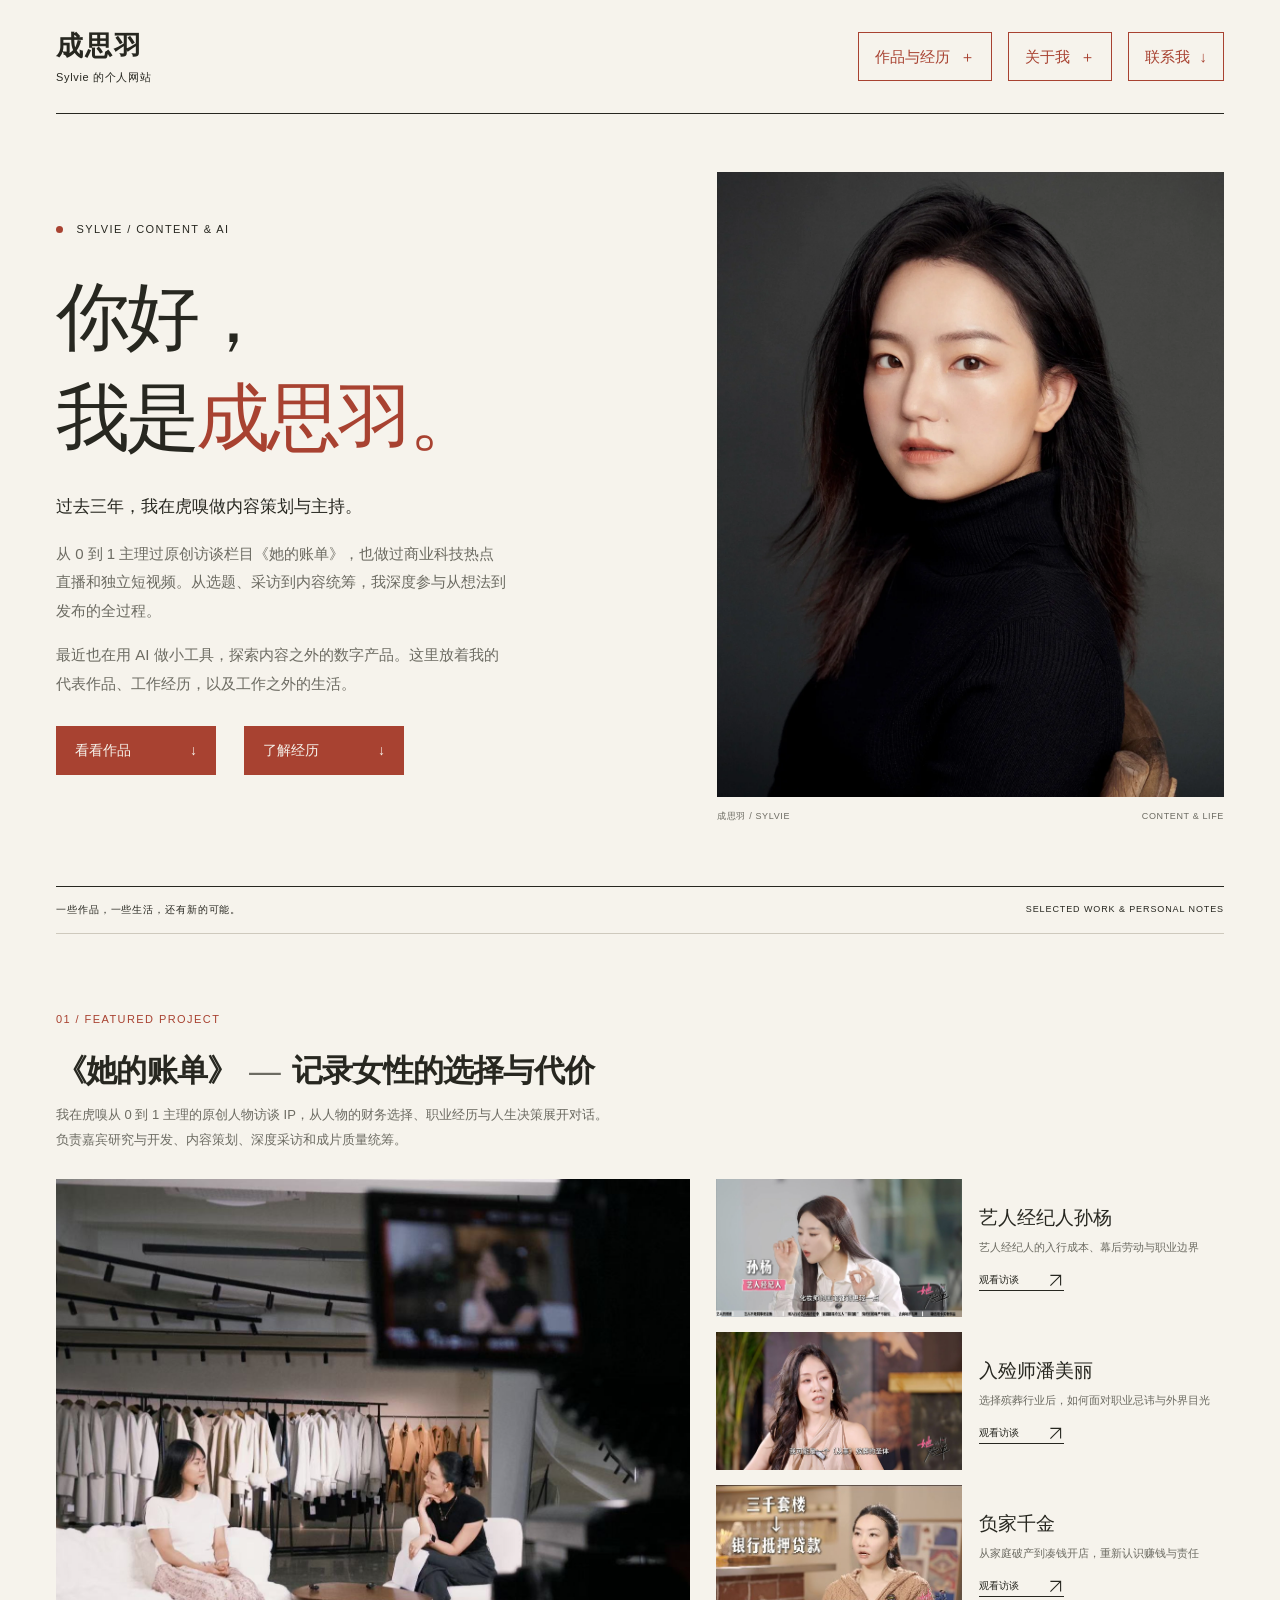
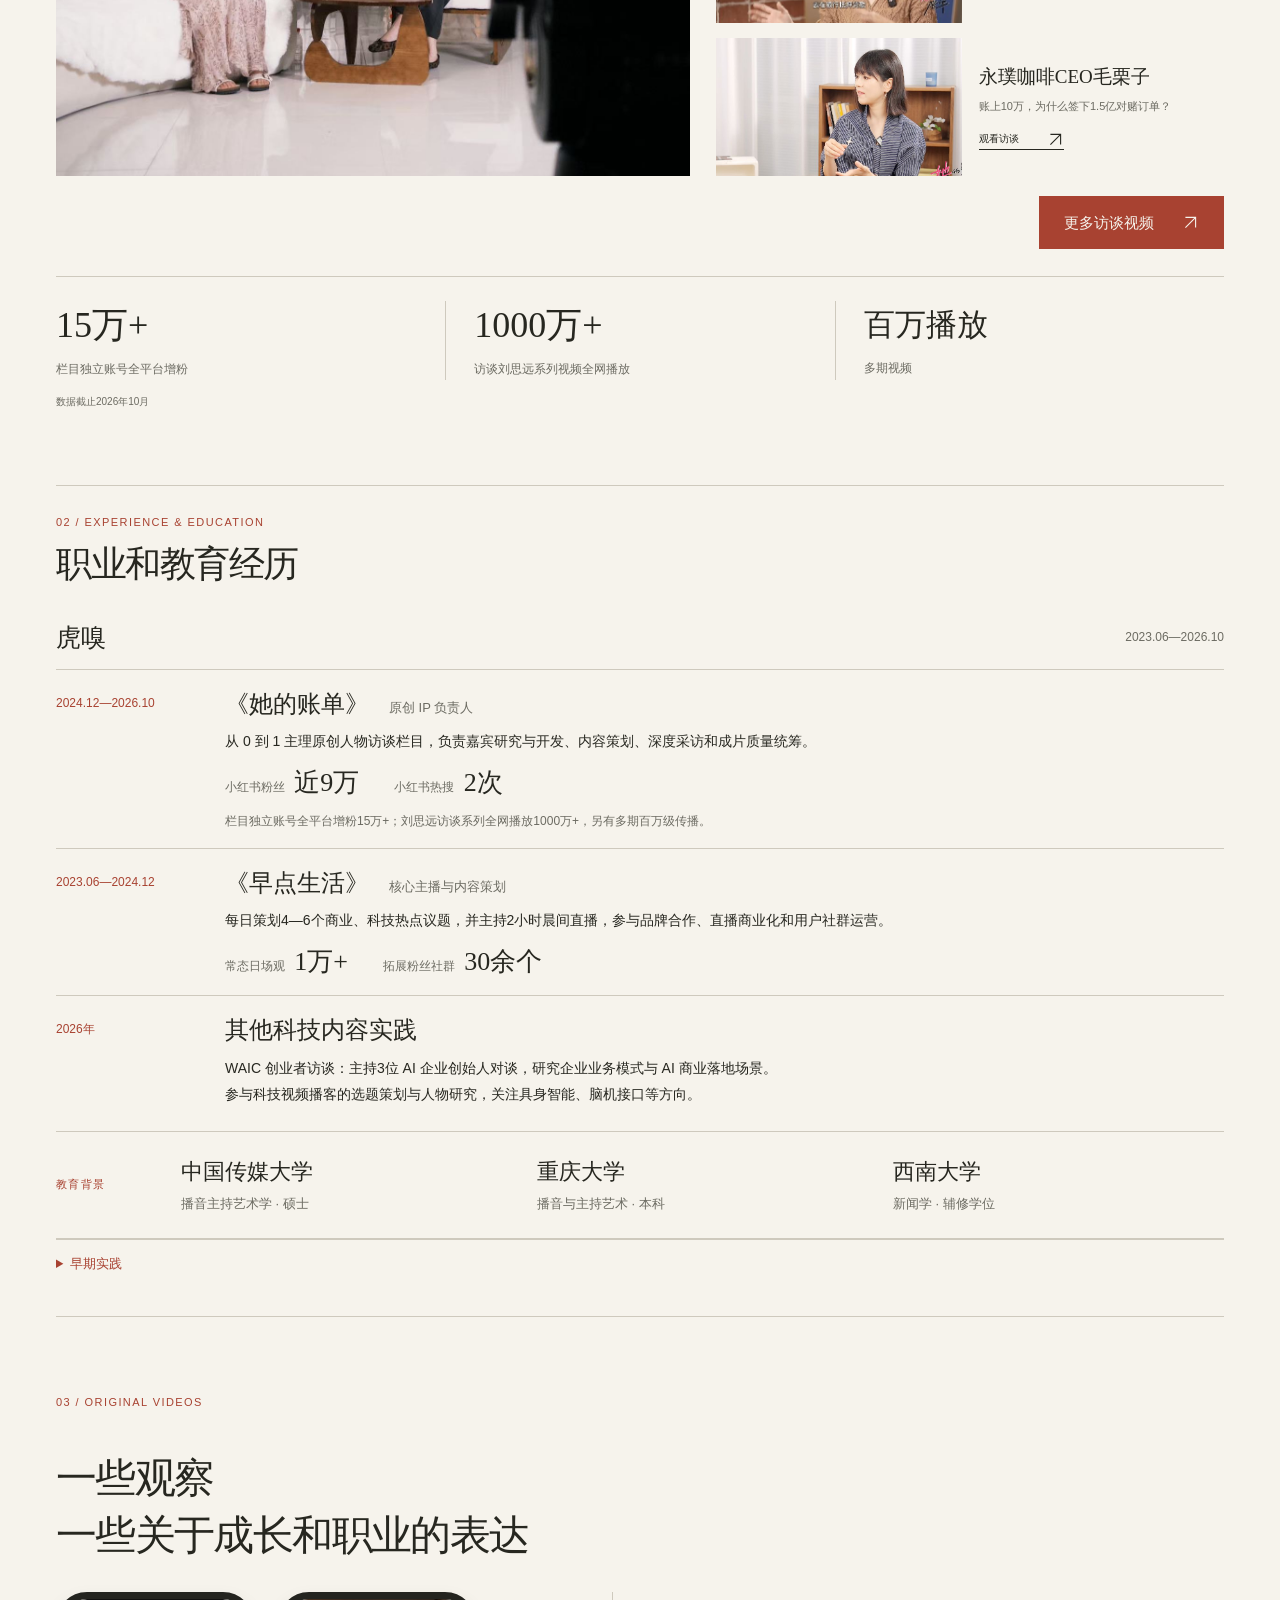
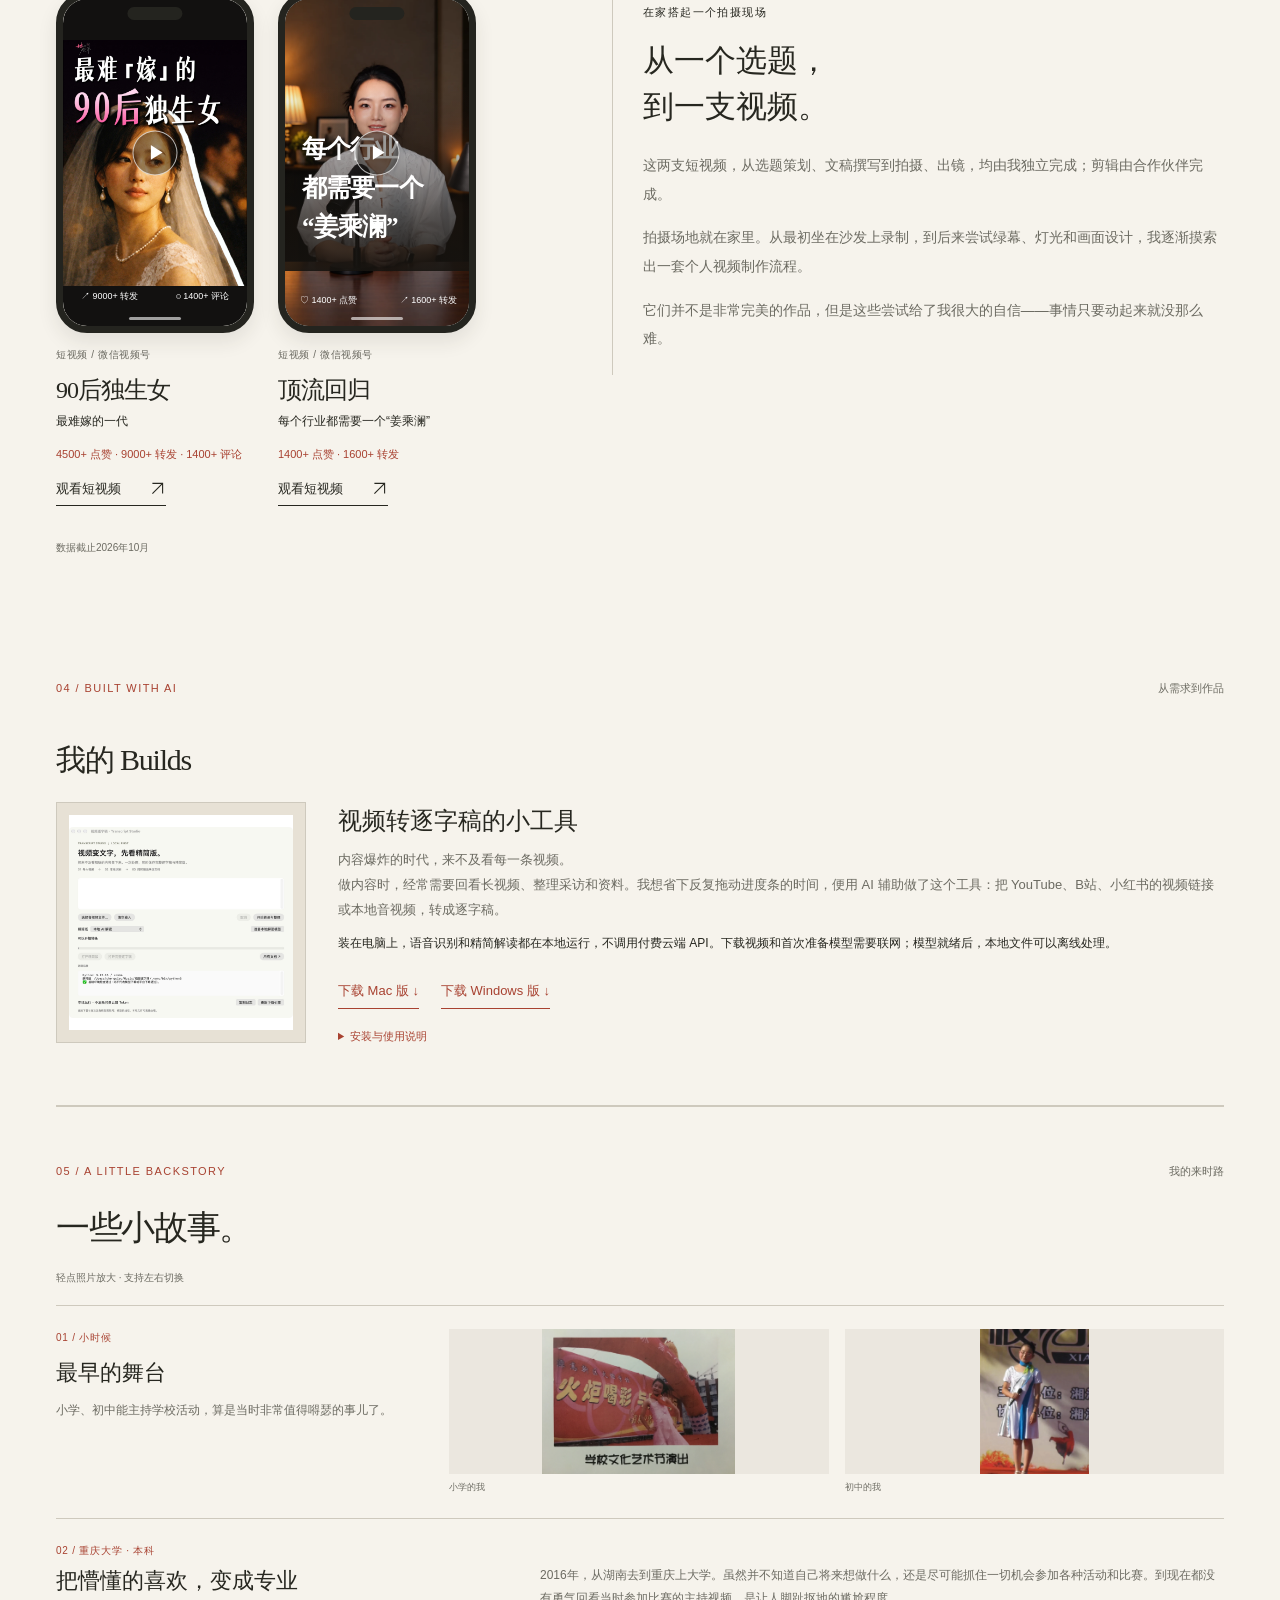
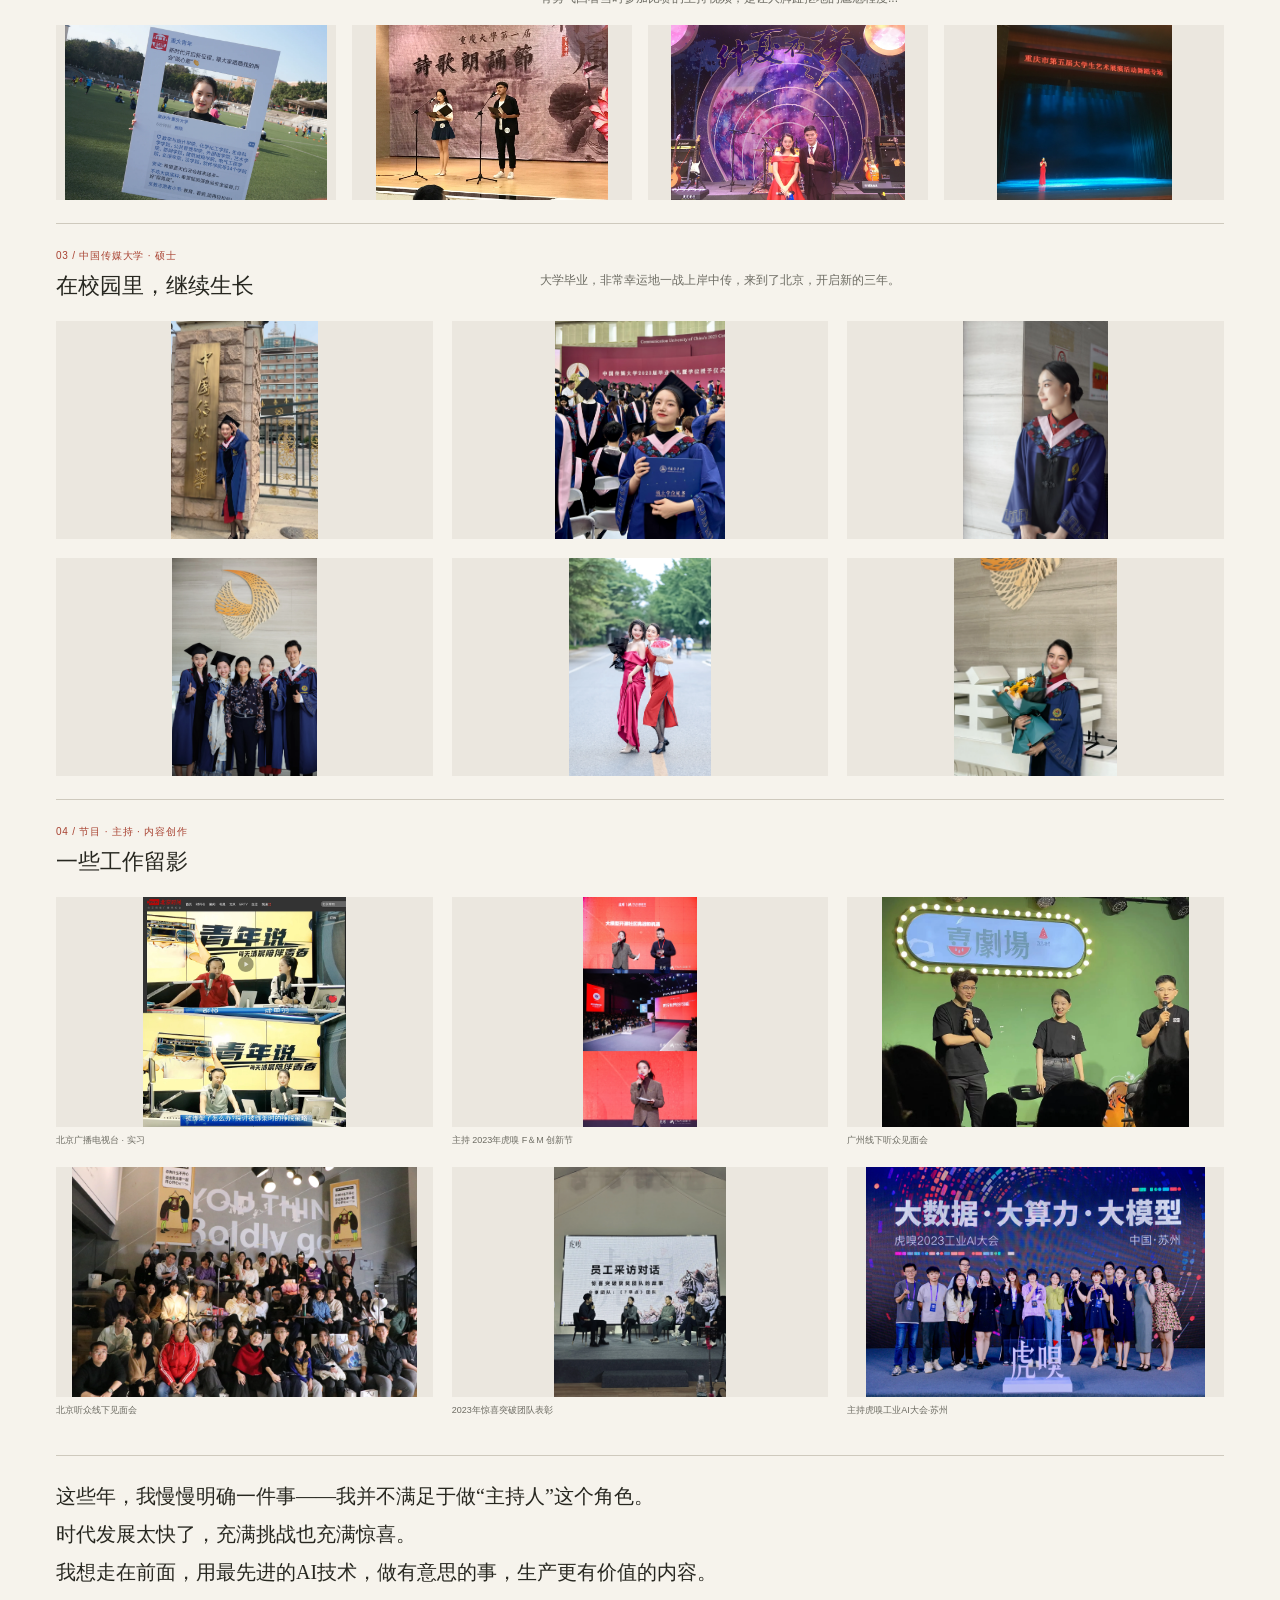
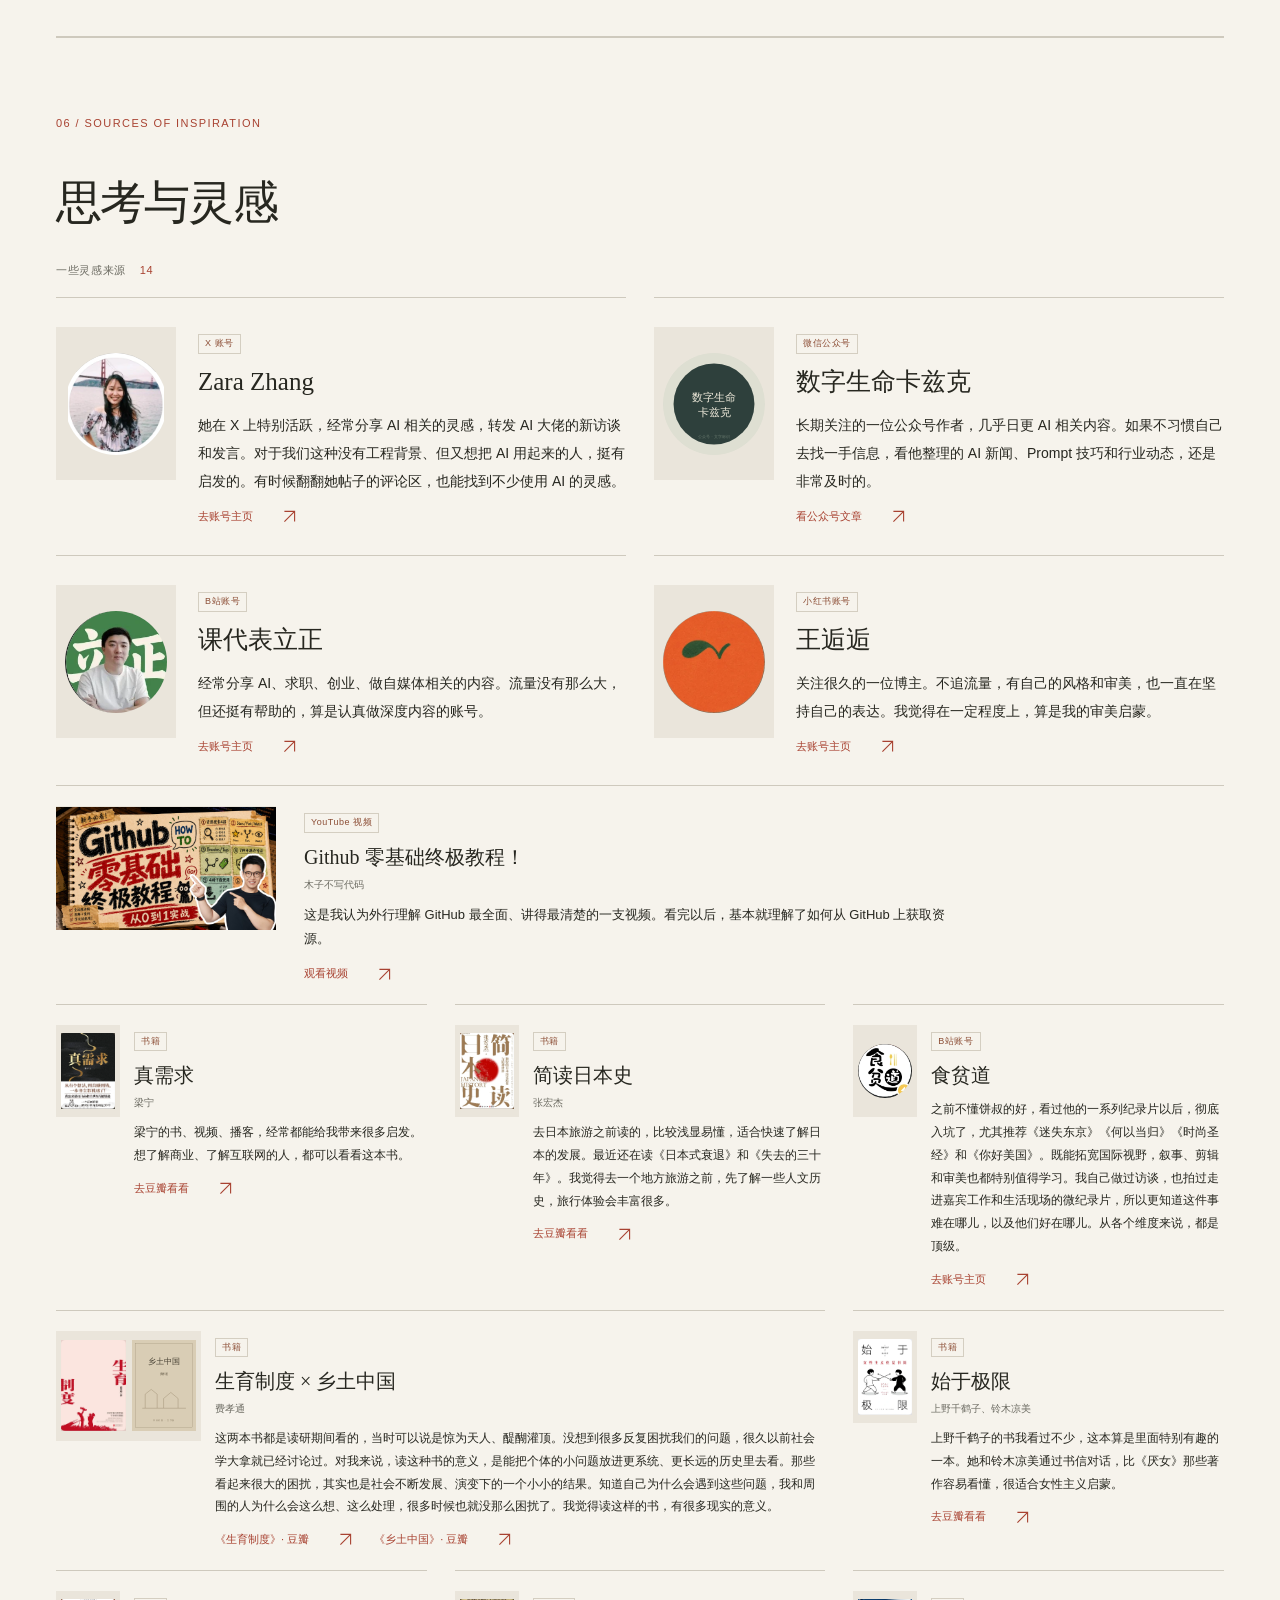
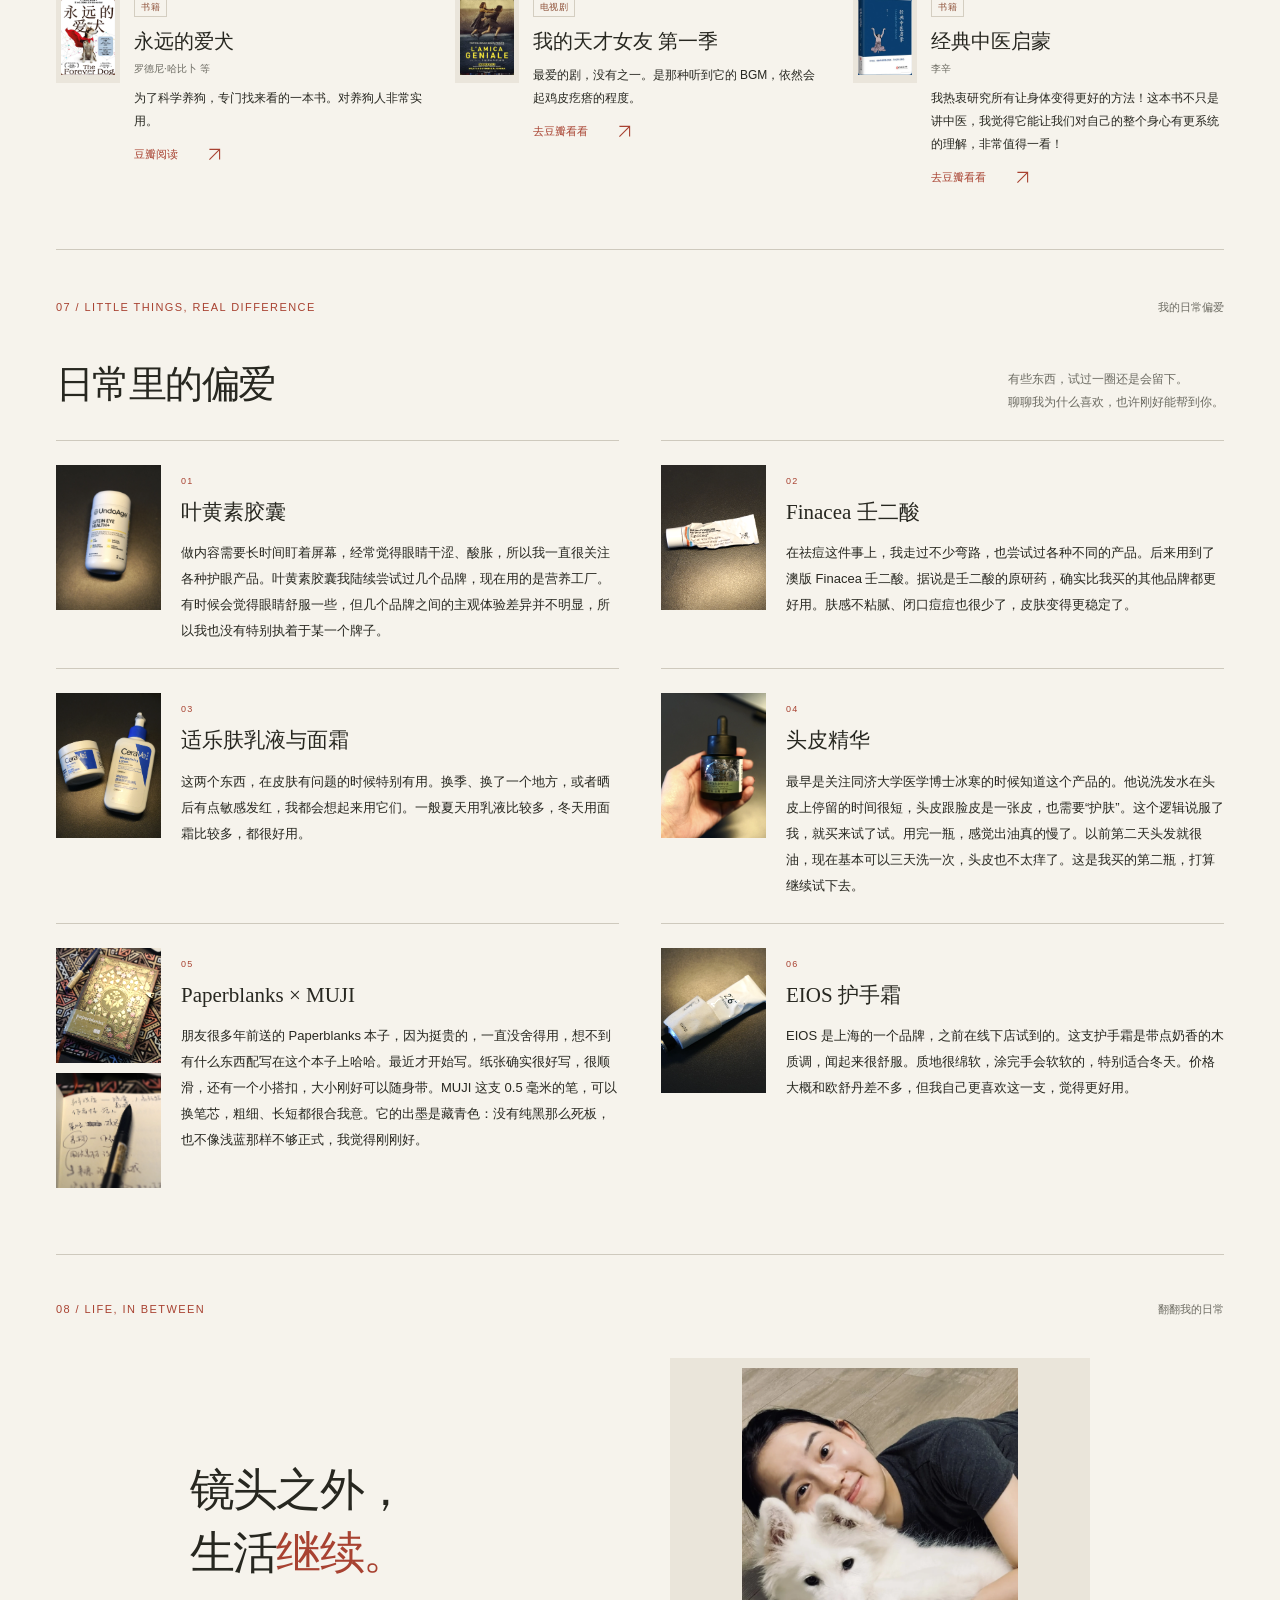
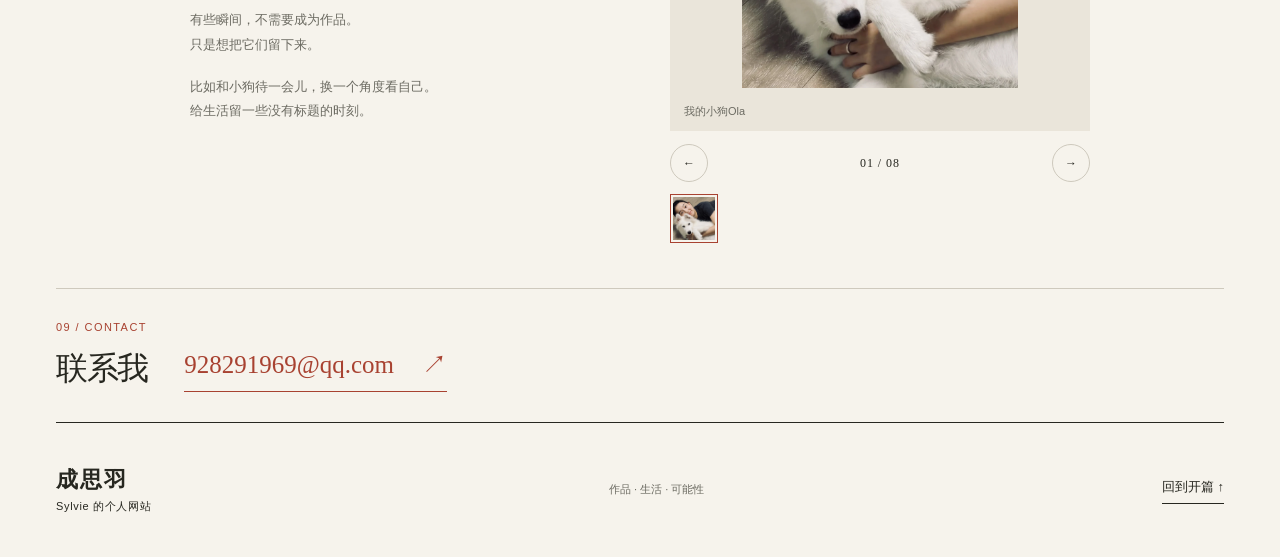
<file: index.html>
<!doctype html>
<html lang="zh-CN">
<head>
  <meta charset="utf-8"><meta name="viewport" content="width=device-width,initial-scale=1">
  <meta name="description" content="成思羽 Sylvie 的个人网站。商业、AI、内容创作，以及工作与生活中的实践。">
  <meta name="theme-color" content="#f6f3ec"><title>成思羽 Sylvie 的个人网站</title>
  <link rel="icon" href="assets/favicon.svg" type="image/svg+xml"><link rel="stylesheet" href="styles.css?v=d253d537e57d"><link rel="stylesheet" href="styles-v2.css?v=76513c8b6586">
  <script src="content.js" defer></script><script src="app.js" defer></script>
<link rel="canonical" href="https://siyur-create.github.io/">
  <meta property="og:type" content="website"><meta property="og:locale" content="zh_CN"><meta property="og:site_name" content="成思羽 Sylvie 的个人网站">
  <meta property="og:title" content="成思羽 Sylvie｜内容策划、访谈与创作"><meta property="og:description" content="商业、AI、内容创作，以及工作与生活中的实践。"><meta property="og:url" content="https://siyur-create.github.io/">
  <meta property="og:image" content="https://siyur-create.github.io/assets/interview-huang-yuxiang.jpg"><meta property="og:image:width" content="1707"><meta property="og:image:height" content="1280"><meta property="og:image:alt" content="成思羽与嘉宾黄渝湘的真实访谈现场">
  <meta name="twitter:card" content="summary_large_image">
</head>
<body class="site-v2">
<a class="skip" href="#main">跳至正文</a>
<header class="masthead wrap">
  <a class="brand" href="#" aria-label="成思羽 首页">成思羽<span>Sylvie 的个人网站</span></a>
  <button class="menu-toggle" aria-expanded="false" aria-controls="navigation">目录 <span>＋</span></button>
  <nav id="navigation" aria-label="主导航">
    <details class="nav-group"><summary>作品与经历</summary><div class="nav-group-links"><a href="#bill">访谈项目</a><a href="#career">工作与教育经历</a><a href="#shorts">原创短视频</a><a href="#builds">AI 工具</a></div></details>
    <details class="nav-group"><summary>关于我</summary><div class="nav-group-links"><a href="#experience">我的来时路</a><a href="#shelf">思考与灵感</a><a href="#daily">日常偏爱</a><a href="#about">生活相册</a></div></details><a class="nav-contact" href="#contact">联系我 <span aria-hidden="true">↓</span></a>
  </nav>
</header>
<main id="main">
  <section class="hero wrap" aria-labelledby="hero-title">
    <div class="hero-copy"><p class="eyebrow"><span class="dot"></span> SYLVIE / CONTENT &amp; AI</p>
      <h1 id="hero-title">你好，<br>我是<span class="accent">成思羽。</span></h1>
      <p class="intro">过去三年，我在虎嗅做内容策划与主持。</p>
      <p class="hero-secondary">从 0 到 1 主理过原创访谈栏目《她的账单》，也做过商业科技热点直播和独立短视频。从选题、采访到内容统筹，我深度参与从想法到发布的全过程。</p>
      <p class="hero-secondary">最近也在用 AI 做小工具，探索内容之外的数字产品。这里放着我的代表作品、工作经历，以及工作之外的生活。</p>
      <div class="hero-actions"><a class="hero-cta" href="#bill">看看作品 <span aria-hidden="true">↓</span></a><a class="hero-cta" href="#career">了解经历 <span aria-hidden="true">↓</span></a></div>
    </div>
    <figure class="hero-image"><img src="assets/portrait.webp" width="1200" height="1800" alt="成思羽身着黑色高领毛衣的真实肖像" fetchpriority="high"><figcaption><span>成思羽 / SYLVIE</span><span>CONTENT & LIFE</span></figcaption></figure>
  </section>
  <div class="running-line wrap"><span>一些作品，一些生活，还有新的可能。</span><span>SELECTED WORK & PERSONAL NOTES</span></div>

<section class="section featured-project wrap" id="bill" aria-labelledby="bill-title">
    <div class="section-heading"><p class="eyebrow">01 / FEATURED PROJECT</p></div>
    <div class="project-intro"><h2 id="bill-title">《她的账单》<span class="project-dash"> — </span><span class="project-theme">记录女性的选择与代价</span></h2><p>我在虎嗅从 0 到 1 主理的原创人物访谈 IP，从人物的财务选择、职业经历与人生决策展开对话。<br>负责嘉宾研究与开发、内容策划、深度采访和成片质量统筹。</p></div>
    <div class="project-spread"><figure class="project-photo"><img src="assets/interview-huang-yuxiang.jpg" width="1707" height="1280" alt="思羽与黄渝湘的访谈现场，身后是挂满大衣的衣架" loading="lazy"></figure><div class="interview-list" id="selected" role="region" aria-label="精选人物访谈"><div id="interview-list"></div></div></div>
    <div class="interview-archive-entry"><a class="text-link" href="interviews.html">更多访谈视频 <svg viewBox="0 0 20 20" aria-hidden="true"><path d="M4 16 16 4M4 4h12v12" fill="none" stroke="currentColor" stroke-width="1.3"/></svg></a></div>
    <div class="bill-highlights"><div><b>15万+</b><span>栏目独立账号全平台增粉</span></div><div><b>1000万+</b><span>访谈刘思远系列视频全网播放</span></div><div><b>百万播放</b><span>多期视频</span></div></div>
    <p class="data-note">数据截止2026年10月</p>
  </section>

  <section class="section wrap career-section" id="career" aria-labelledby="career-title">
    <div class="career-heading"><div><p class="eyebrow">02 / EXPERIENCE &amp; EDUCATION</p><h2 id="career-title">职业和教育经历</h2></div></div>

    <div class="career-employer"><h3>虎嗅</h3><span>2023.06—2026.10</span></div>
    <article class="career-row"><p class="career-date">2024.12—2026.10</p><div class="career-content"><h3>《她的账单》<span>原创 IP 负责人</span></h3><p>从 0 到 1 主理原创人物访谈栏目，负责嘉宾研究与开发、内容策划、深度采访和成片质量统筹。</p><div class="career-results"><span>小红书粉丝 <b>近9万</b></span><span>小红书热搜 <b>2次</b></span></div><p class="career-context">栏目独立账号全平台增粉15万+；刘思远访谈系列全网播放1000万+，另有多期百万级传播。</p></div></article>
    <article class="career-row"><p class="career-date">2023.06—2024.12</p><div class="career-content"><h3>《早点生活》<span>核心主播与内容策划</span></h3><p>每日策划4—6个商业、科技热点议题，并主持2小时晨间直播，参与品牌合作、直播商业化和用户社群运营。</p><div class="career-results"><span>常态日场观 <b>1万+</b></span><span>拓展粉丝社群 <b>30余个</b></span></div></div></article>
    <article class="career-row"><p class="career-date">2026年</p><div class="career-content"><h3>其他科技内容实践</h3><p>WAIC 创业者访谈：主持3位 AI 企业创始人对谈，研究企业业务模式与 AI 商业落地场景。<br>参与科技视频播客的选题策划与人物研究，关注具身智能、脑机接口等方向。</p></div></article>
    <aside class="education-summary" aria-label="教育背景">
    <p class="eyebrow">教育背景</p>
    <div class="education-highlights"><p><strong>中国传媒大学</strong><span>播音主持艺术学 · 硕士</span></p><p><strong>重庆大学</strong><span>播音与主持艺术 · 本科</span></p><p><strong>西南大学</strong><span>新闻学 · 辅修学位</span></p></div>
  </aside>
    <details class="education"><summary>早期实践</summary><p>虎嗅品牌部实习：2022.05—2022.10。<br>北京广播电视台实习主持人／编辑：2021.09—2021.12。</p></details>
  </section>

  <section class="section wrap" id="shorts" aria-labelledby="shorts-title">
    <div class="section-heading"><p class="eyebrow">03 / ORIGINAL VIDEOS</p></div>
    <h2 id="shorts-title">一些观察<br>一些关于成长和职业的表达</h2>
    <div class="shorts-layout"><div class="short-grid" id="short-list"></div><aside class="shorts-making" aria-label="短视频制作背景"><p class="eyebrow">在家搭起一个拍摄现场</p><h3>从一个选题，<br>到一支视频。</h3><p>这两支短视频，从选题策划、文稿撰写到拍摄、出镜，均由我独立完成；剪辑由合作伙伴完成。</p><p>拍摄场地就在家里。从最初坐在沙发上录制，到后来尝试绿幕、灯光和画面设计，我逐渐摸索出一套个人视频制作流程。</p><p>它们并不是非常完美的作品，但是这些尝试给了我很大的自信——事情只要动起来就没那么难。</p></aside></div>
    <p class="data-note">数据截止2026年10月</p>
  </section>

  <section class="section wrap builds-section" id="builds" aria-labelledby="builds-title">
    <div class="section-heading"><p class="eyebrow">04 / BUILT WITH AI</p><span>从需求到作品</span></div>
    <h2 id="builds-title">我的 Builds</h2>
    <article class="build-card"><div class="build-visual"><img src="assets/transcribe-app-v14.png" alt="视频逐字稿新版 Mac 界面，支持完整逐字稿与精简版同步输出" loading="lazy"></div><div class="build-copy"><h3>视频转逐字稿的小工具</h3><p>内容爆炸的时代，来不及看每一条视频。<br>做内容时，经常需要回看长视频、整理采访和资料。我想省下反复拖动进度条的时间，便用 AI 辅助做了这个工具：把 YouTube、B站、小红书的视频链接或本地音视频，转成逐字稿。</p><p class="build-local">装在电脑上，语音识别和精简解读都在本地运行，不调用付费云端 API。下载视频和首次准备模型需要联网；模型就绪后，本地文件可以离线处理。</p><div class="build-downloads"><a class="text-link build-download" href="https://github.com/Siyur-create/Siyur-create.github.io/releases/download/transcript-downloads/video-transcript-mac-v1.1.0.zip" download>下载 Mac 版 ↓</a><a class="text-link build-download" href="https://github.com/Siyur-create/Siyur-create.github.io/releases/download/transcript-downloads/video-transcript-windows-v1.1.1-full-preview.zip" download>下载 Windows 版 ↓</a></div><details class="build-details"><summary>安装与使用说明</summary><p>Mac 适用于 Apple 芯片、macOS 14 及以上系统，首次安装需联网，解压后双击「安装到这台Mac」。Windows 适用于 Intel、AMD 64 位电脑，安装包已包含 Python、依赖和语音模型：完整解压后双击 install-and-run，基础安装和本地转录无需再下载组件。AI 精简解读首次需另外安装本地运行器并准备约 2.5 GB 模型；也可以直接用无需大模型的「要点摘读」。平台视频下载需联网，也取决于平台权限及你自己的登录状态。</p></details></div></article>
  </section>

  <section class="section wrap journey-section" id="experience" aria-labelledby="experience-title">
    <div class="section-heading"><p class="eyebrow">05 / A LITTLE BACKSTORY</p><span>我的来时路</span></div>
    <div class="journey-heading"><h2 id="experience-title">一些小故事。</h2></div>
    <p class="journey-view-hint">轻点照片放大 · 支持左右切换</p><div class="journey-chapters"><article class="journey-chapter journey-child"><div class="journey-copy"><p class="journey-era">01 / 小时候</p><h3>最早的舞台</h3><p>小学、初中能主持学校活动，算是当时非常值得嘚瑟的事儿了。</p></div><div class="journey-photos"><figure class=""><img src="assets/story-child-festival.webp" alt="小时候在学校文化艺术节的演出照" loading="lazy"><figcaption>小学的我</figcaption></figure><figure class=""><img src="assets/story-child-microphone.webp" alt="年少时手持话筒站在舞台上的照片" loading="lazy"><figcaption>初中的我</figcaption></figure></div></article><article class="journey-chapter journey-cqu"><div class="journey-copy"><p class="journey-era">02 / 重庆大学 · 本科</p><h3>把懵懂的喜欢，变成专业</h3><p>2016年，从湖南去到重庆上大学。虽然并不知道自己将来想做什么，还是尽可能抓住一切机会参加各种活动和比赛。到现在都没有勇气回看当时参加比赛的主持视频，是让人脚趾抠地的尴尬程度...</p></div><div class="journey-photos"><figure class=""><img src="assets/story-campus-cqu.webp" alt="思羽在重庆大学操场手持重大青年相框" loading="lazy"><figcaption>重庆大学 · 校园时光</figcaption></figure><figure><img src="assets/story-cqu-1435.webp" alt="重庆大学诗歌朗诵节的参赛现场" loading="lazy"></figure><figure><img src="assets/story-cqu-1465.webp" alt="大学时期在仲夏夜之梦舞台前手持话筒的合影" loading="lazy"></figure><figure><img src="assets/story-cqu-2125.webp" alt="重庆市大学生艺术展演舞蹈专场的主持现场" loading="lazy"></figure></div></article><article class="journey-chapter journey-cuc"><div class="journey-copy"><p class="journey-era">03 / 中国传媒大学 · 硕士</p><h3>在校园里，继续生长</h3><p>大学毕业，非常幸运地一战上岸中传，来到了北京，开启新的三年。</p></div><div class="journey-photos"><figure class=""><img src="assets/graduation-gate.webp" alt="在中国传媒大学校门口的毕业照" loading="lazy"></figure><figure class=""><img src="assets/story-masters-ceremony.webp" alt="在中国传媒大学2023届毕业典礼上手持硕士学位证书" loading="lazy"></figure><figure class=""><img src="assets/graduation-profile.webp" alt="身着学位服的毕业肖像" loading="lazy"></figure><figure class=""><img src="assets/story-graduation-together-v10.webp" alt="毕业时的集体合影" loading="lazy"></figure><figure class=""><img src="assets/story-campus-friends.webp" alt="校园里手捧鲜花的双人合影" loading="lazy"></figure><figure class=""><img src="assets/graduation-flowers.webp" alt="毕业时手捧鲜花的照片" loading="lazy"></figure></div></article><article class="journey-chapter journey-work"><div class="journey-copy"><p class="journey-era">04 / 节目 · 主持 · 内容创作</p><h3>一些工作留影</h3></div><div class="journey-photos"><figure class=""><img src="assets/story-radio-youth.webp" alt="在北京广播电视台实习时的工作截图" loading="lazy"><figcaption>北京广播电视台 · 实习</figcaption></figure><figure class=""><img src="assets/story-fm-hosting.webp" alt="虎嗅F＆M创新节的主持现场组图" loading="lazy"><figcaption>主持 2023年虎嗅 F＆M 创新节</figcaption></figure><figure class=""><img src="assets/story-comedy-stage.webp" alt="在喜剧场舞台上的活动照片" loading="lazy"><figcaption>广州线下听众见面会</figcaption></figure><figure class=""><img src="assets/story-community-together.webp" alt="与活动参与者的大合影" loading="lazy"><figcaption>北京听众线下见面会</figcaption></figure><figure class=""><img src="assets/story-team-conversation.webp" alt="虎嗅员工采访对话的现场照" loading="lazy"><figcaption>2023年惊喜突破团队表彰</figcaption></figure><figure class=""><img src="assets/story-ai-conference.webp" alt="虎嗅2023工业AI大会的现场合影" loading="lazy"><figcaption>主持虎嗅工业AI大会·苏州</figcaption></figure></div></article></div><p class="journey-closing"><span>这些年，我慢慢明确一件事——我并不满足于做“主持人”这个角色。</span><span>时代发展太快了，充满挑战也充满惊喜。</span><span>我想走在前面，用最先进的AI技术，做有意思的事，生产更有价值的内容。</span></p>
  </section>

  <section class="section wrap shelf-section inspiration-section" id="shelf" aria-labelledby="shelf-title">
    <div class="section-heading"><p class="eyebrow">06 / SOURCES OF INSPIRATION</p></div>
    <div class="shelf-heading"><h2 id="shelf-title">思考与灵感</h2></div>
    <div class="inspiration-toolbar"><p>一些灵感来源 <span id="inspiration-count"></span></p></div>
    <div id="shelf-items" class="inspiration-rail" aria-label="我的灵感来源与分享"></div>
  </section>

  <section class="section wrap daily-section" id="daily" aria-labelledby="daily-title">
    <div class="section-heading"><p class="eyebrow">07 / LITTLE THINGS, REAL DIFFERENCE</p><span>我的日常偏爱</span></div>
    <div class="daily-heading"><h2 id="daily-title">日常里的偏爱</h2><p>有些东西，试过一圈还是会留下。<br>聊聊我为什么喜欢，也许刚好能帮到你。</p></div>
    <div id="daily-items" class="daily-grid"></div>
  </section>

  <section class="about section wrap" id="about" aria-labelledby="about-title">
    <div class="section-heading"><p class="eyebrow">08 / LIFE, IN BETWEEN</p><span>翻翻我的日常</span></div>
    <div class="about-grid"><div><h2 id="about-title">镜头之外，<br>生活<span class="accent">继续。</span></h2><p>有些瞬间，不需要成为作品。<br>只是想把它们留下来。</p><p>比如和小狗待一会儿，换一个角度看自己。<br>给生活留一些没有标题的时刻。</p></div>
    <div class="album" aria-label="生活相册"><figure class="album-frame"><img id="album-image" src="assets/life-dog.webp" width="1200" height="1600" alt="思羽与白色小狗一起躺在地板上" loading="lazy"><figcaption id="album-caption">我的小狗Ola</figcaption></figure><div class="album-controls"><button id="album-prev" type="button" aria-label="上一张照片">←</button><span id="album-counter" aria-live="polite">01 / 08</span><button id="album-next" type="button" aria-label="下一张照片">→</button></div><div class="album-thumbnails" id="album-thumbnails" aria-label="选择照片"></div></div></div>
  </section>
<section class="section wrap contact-section" id="contact" aria-labelledby="contact-title"><div class="section-heading"><p class="eyebrow">09 / CONTACT</p></div><h2 id="contact-title">联系我</h2><a class="contact-email" href="mailto:928291969@qq.com">928291969@qq.com <span aria-hidden="true">↗</span></a></section>
</main>
<dialog id="photo-viewer" class="photo-viewer" aria-label="照片放大查看"><div class="photo-viewer-bar"><span id="photo-viewer-label"></span><button type="button" id="photo-viewer-close" aria-label="关闭放大照片">关闭 ×</button></div><img id="photo-viewer-image" alt=""><div class="photo-viewer-navigation"><button type="button" id="photo-viewer-prev" aria-label="上一张放大照片">←</button><p id="photo-viewer-counter"></p><button type="button" id="photo-viewer-next" aria-label="下一张放大照片">→</button></div></dialog>

<footer class="wrap"><a class="brand" href="#">成思羽<span>Sylvie 的个人网站</span></a><p>作品 · 生活 · 可能性</p><a class="text-link" href="#">回到开篇 ↑</a></footer>
</body></html>
</file>
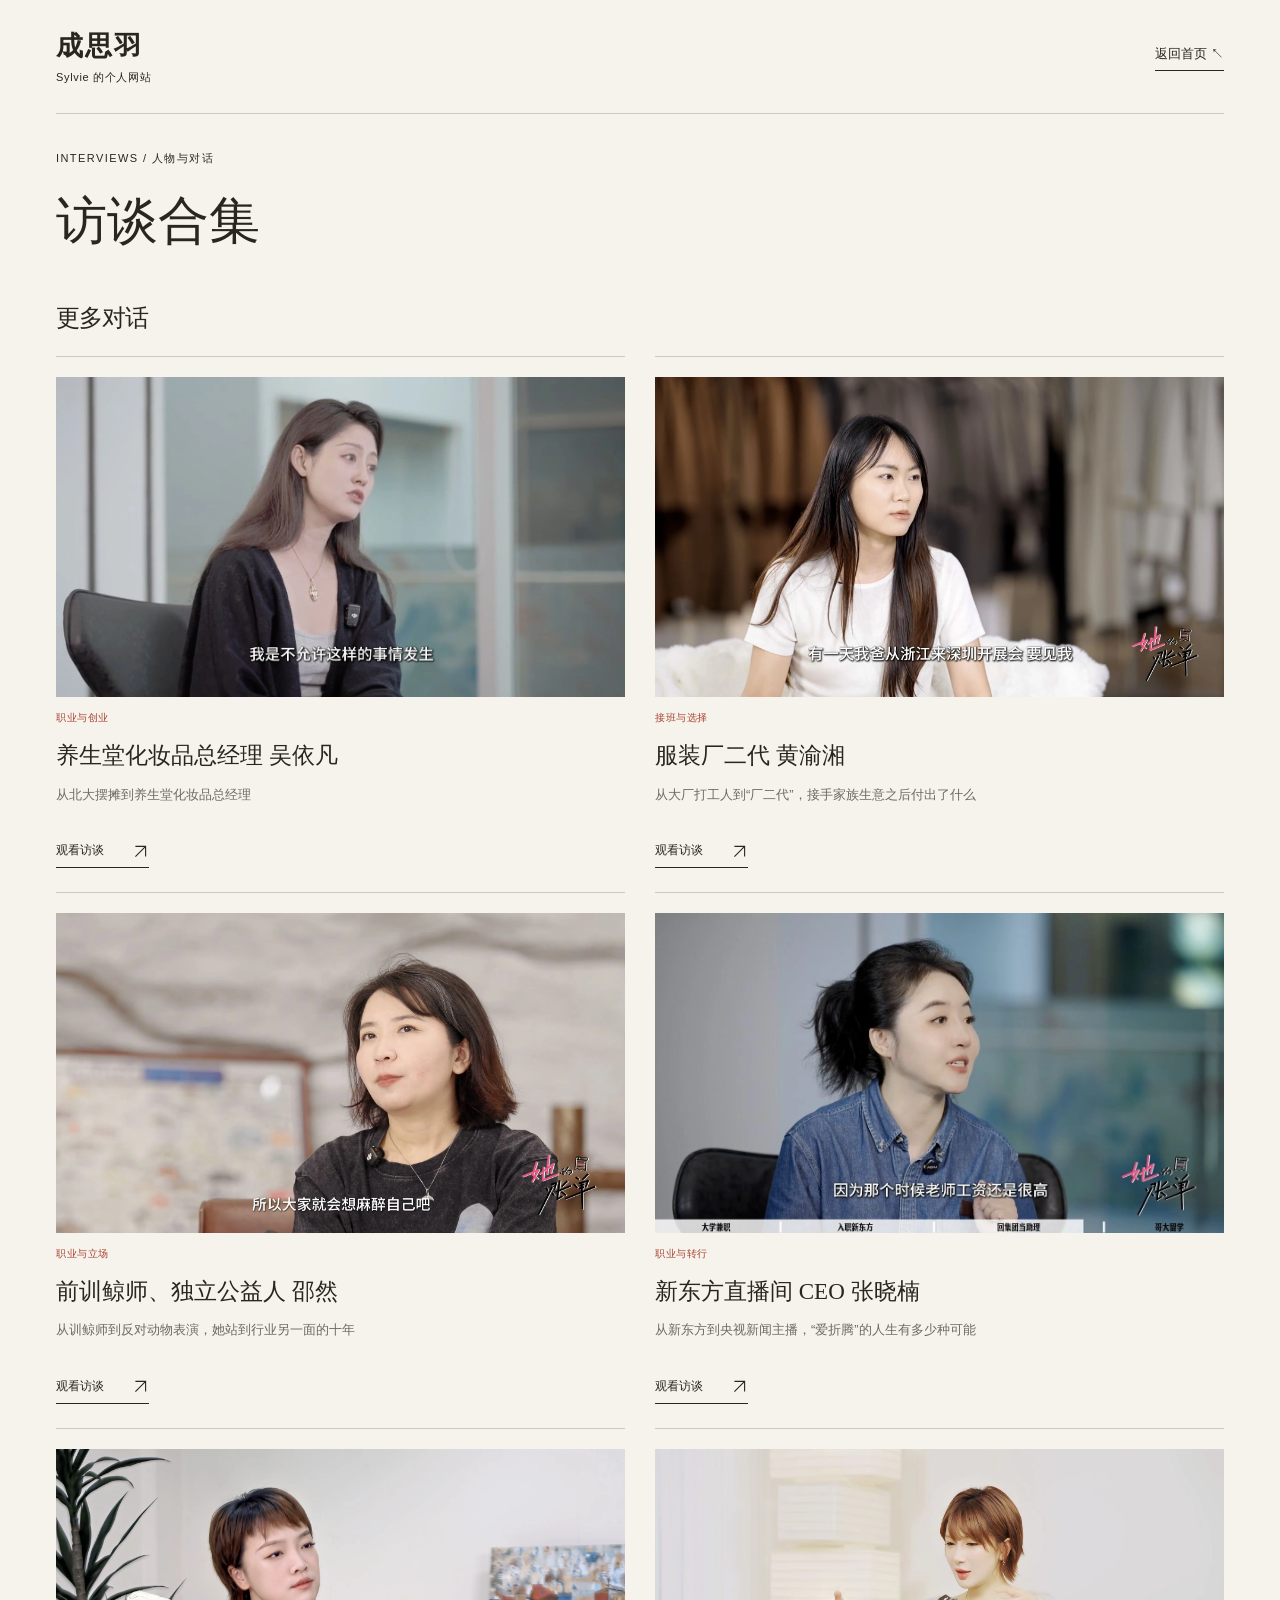
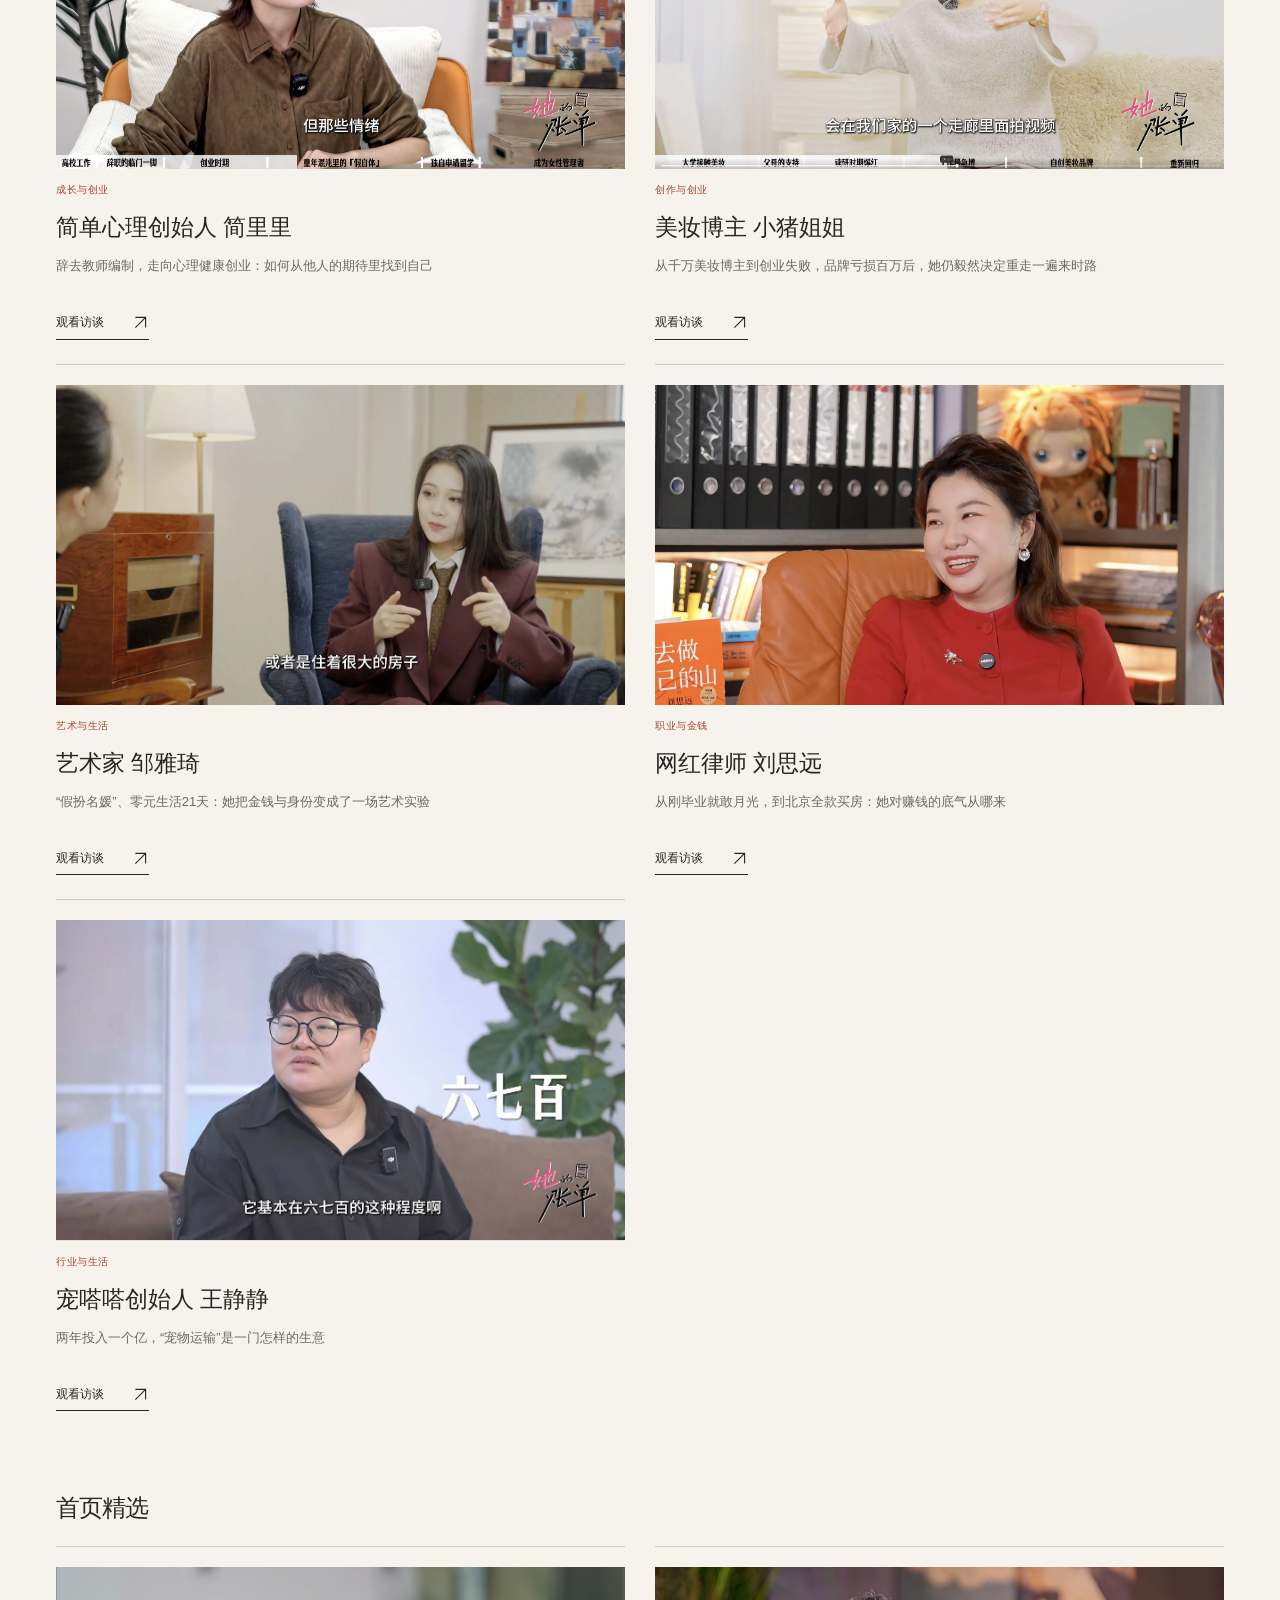
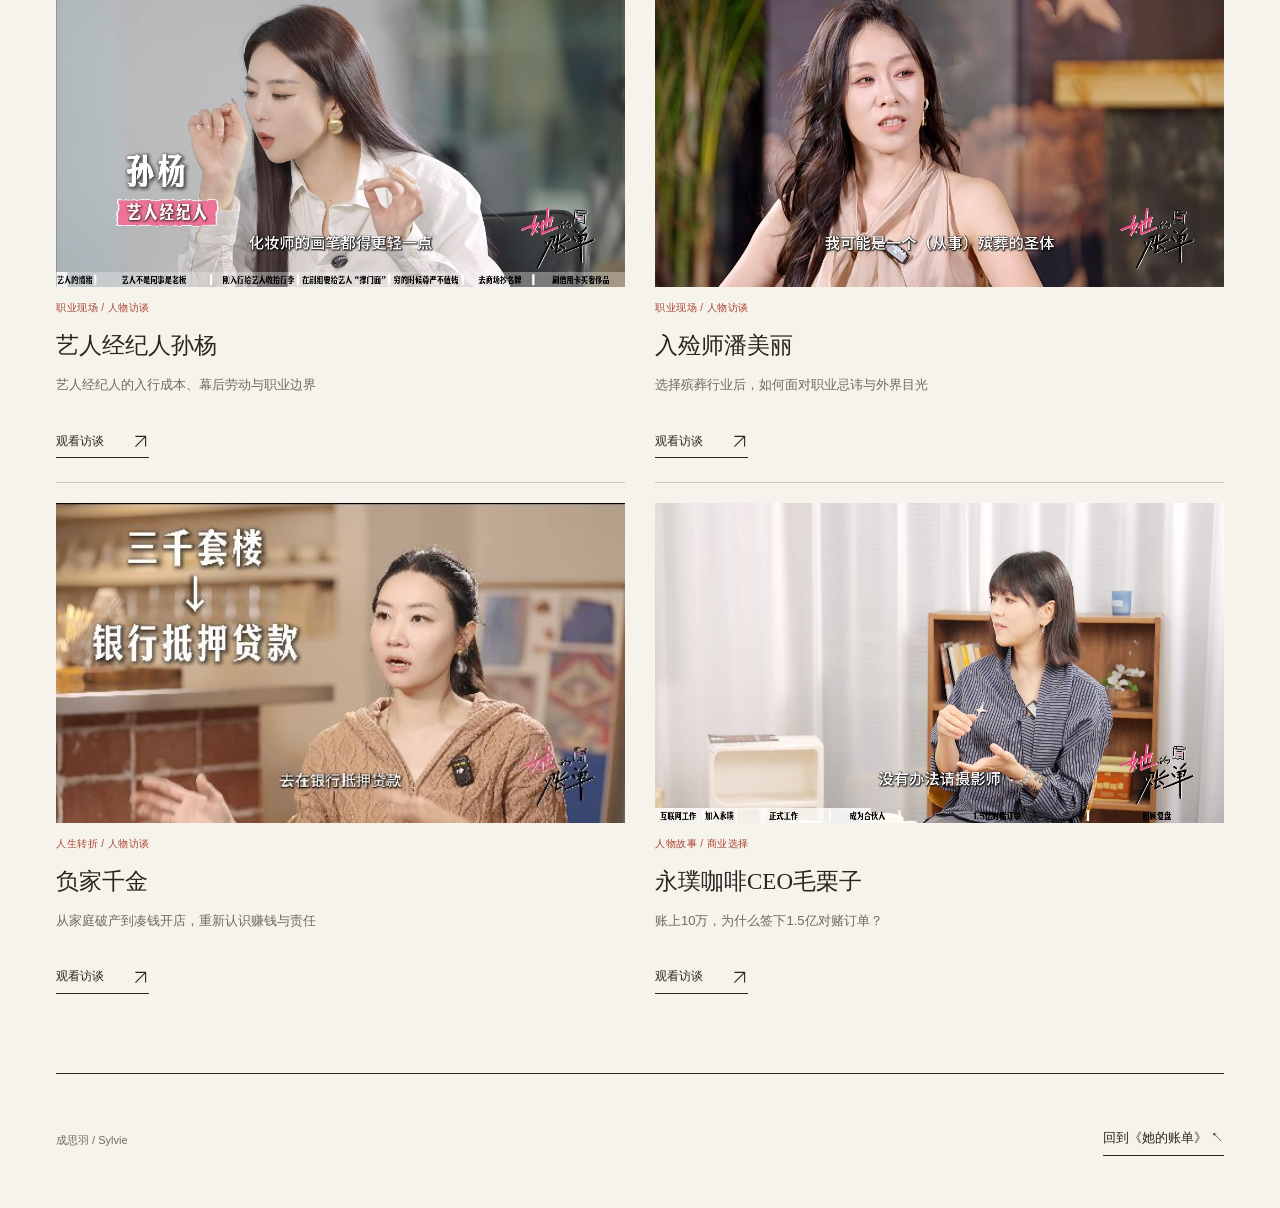
<file: interviews.html>
<!doctype html>
<html lang="zh-CN"><head><meta charset="utf-8"><meta name="viewport" content="width=device-width,initial-scale=1"><title>访谈合集 · 成思羽 Sylvie</title><meta name="description" content="成思羽的人物访谈作品合集。"><link rel="icon" href="assets/favicon.svg" type="image/svg+xml"><link rel="stylesheet" href="styles.css?v=d253d537e57d"><link rel="stylesheet" href="styles-v2.css?v=76513c8b6586"><script src="content.js" defer></script><script src="interviews.js" defer></script><link rel="canonical" href="https://siyur-create.github.io/interviews.html">
  <meta property="og:type" content="website"><meta property="og:locale" content="zh_CN"><meta property="og:site_name" content="成思羽 Sylvie 的个人网站">
  <meta property="og:title" content="访谈合集 · 成思羽 Sylvie"><meta property="og:description" content="成思羽在虎嗅主理的原创访谈栏目《她的账单》及代表作品。"><meta property="og:url" content="https://siyur-create.github.io/interviews.html">
  <meta property="og:image" content="https://siyur-create.github.io/assets/interview-huang-yuxiang.jpg"><meta property="og:image:width" content="1707"><meta property="og:image:height" content="1280"><meta property="og:image:alt" content="成思羽与嘉宾黄渝湘的真实访谈现场">
  <meta name="twitter:card" content="summary_large_image">
</head><body>
<a class="skip-link" href="#archive-main">跳至正文</a>
<header class="archive-header wrap"><a class="brand" href="index.html">成思羽<span>Sylvie 的个人网站</span></a><a class="text-link" href="index.html#bill">返回首页 ↖</a></header>
<main id="archive-main" class="wrap"><div class="archive-intro"><p class="eyebrow">INTERVIEWS / 人物与对话</p><h1>访谈合集</h1></div><div id="archive-list" class="archive-collection" aria-label="访谈作品"></div></main>
<footer class="wrap"><p>成思羽 / Sylvie</p><a class="text-link" href="index.html#bill">回到《她的账单》 ↖</a></footer></body></html>
</file>
<file: styles.css>
:root{--paper:#f6f3ec;--ink:#272720;--muted:#6c6b62;--red:#a84231;--line:#cec9bd;--serif:'Songti SC','Noto Serif CJK SC','STSong',serif;--sans:'PingFang SC','Hiragino Sans GB',sans-serif}*{box-sizing:border-box}html{scroll-behavior:smooth;scroll-padding-top:35px}body{margin:0;background:var(--paper);color:var(--ink);font-family:var(--sans);font-size:15px;line-height:1.8;-webkit-font-smoothing:antialiased}a{color:inherit;text-decoration:none}a,button{-webkit-tap-highlight-color:transparent}a:focus-visible,button:focus-visible{outline:2px solid var(--red);outline-offset:6px}img{display:block;width:100%;height:100%;object-fit:cover}figure,p,h1,h2,h3,h4{margin:0}button{font:inherit;color:inherit}.wrap{width:min(1224px,calc(100% - 112px));margin-inline:auto}.masthead{display:flex;align-items:center;justify-content:space-between;min-height:114px;border-bottom:1px solid var(--ink)}.brand{font-family:var(--serif);font-size:27px;font-weight:700;line-height:1.4;letter-spacing:.08em}.brand span{display:block;font:10px var(--sans);letter-spacing:.2em;margin-top:4px}nav{display:flex;gap:38px;font-size:13px}nav a{position:relative}nav a:after{content:'';position:absolute;bottom:-5px;left:0;width:0;height:1px;background:var(--red);transition:width .2s}nav a:hover:after{width:100%}.menu-toggle{display:none}.hero{display:grid;grid-template-columns:1.12fr 1fr;gap:8%;padding-top:58px;padding-bottom:62px;align-items:center}.eyebrow{font-size:11px;letter-spacing:.13em;line-height:1.6;font-weight:500}.dot{display:inline-block;height:7px;width:7px;border-radius:50%;background:var(--red);margin-right:9px}.hero h1{font:500 clamp(55px,6vw,88px)/1.3 var(--serif);letter-spacing:-.055em;margin:29px 0 22px}.accent{color:var(--red)}.intro{font-size:16px;color:var(--muted);line-height:1.95}.text-link{display:inline-flex;gap:28px;align-items:center;font-size:13px;line-height:1.8;border-bottom:1px solid currentColor;padding-bottom:5px;transition:color .2s}.text-link:hover{color:var(--red)}.hero .text-link{margin-top:28px}.hero-stats{display:flex;gap:45px;margin-top:45px;padding-top:21px;border-top:1px solid var(--line)}.hero-stats strong{font:40px/1.2 Georgia,serif;letter-spacing:-.055em}.hero-stats strong span{font-size:25px}.hero-stats p{font-size:10px;color:var(--muted);margin-top:8px}.hero-image{position:relative;align-self:stretch}.hero-image img{aspect-ratio:4/5;height:auto;max-height:625px;object-position:50% 38%}.hero-image figcaption{display:flex;justify-content:space-between;font-size:9px;letter-spacing:.07em;margin-top:11px;color:var(--muted)}.running-line{border-top:1px solid var(--ink);border-bottom:1px solid var(--line);padding-block:14px;display:flex;justify-content:space-between;font-size:10px;letter-spacing:.09em}.running-line span:last-child{font-size:9px}.section{padding-top:77px;padding-bottom:74px}.section-heading{display:flex;justify-content:space-between;align-items:baseline;margin-bottom:38px;gap:20px}.section-heading>span{color:var(--muted);font-size:11px}.section-heading .eyebrow{color:var(--red)}h2{font:500 clamp(35px,3.6vw,51px)/1.4 var(--serif);letter-spacing:-.04em}.bill-grid{display:grid;grid-template-columns:.9fr 1.5fr;gap:9%;align-items:center}.small-label{font-size:10px;color:var(--muted);letter-spacing:.06em}.bill-copy h2{font-size:53px;margin:12px 0 22px}.lead{font:25px/1.7 var(--serif);margin-bottom:17px}.bill-copy>p:not(.small-label):not(.lead){color:var(--muted);font-size:13px;max-width:290px}.bill-copy .responsibility{margin-top:20px;font-size:10px!important;line-height:1.9}.bill-copy .text-link{margin-top:24px}.bill-image img{height:auto;aspect-ratio:1.4;object-position:50% 50%}figcaption{font-size:10px;color:var(--muted);margin-top:10px}.bill-stats{display:grid;grid-template-columns:repeat(4,1fr);margin-top:39px;border-block:1px solid var(--line);padding-block:25px}.bill-stats>div{padding-left:27px;border-left:1px solid var(--line)}.bill-stats>div:first-child{padding-left:0;border:0}.bill-stats strong{display:block;font:35px/1.4 Georgia,var(--serif);letter-spacing:-.03em}.bill-stats span{font-size:11px;color:var(--muted)}.data-note{font-size:10px;color:var(--muted);margin-top:13px}.section+#selected{border-top:1px solid var(--line)}.interview-list{margin-top:38px;border-top:1px solid var(--ink)}.interview-row{display:grid;grid-template-columns:40px 1fr 1.25fr auto;align-items:center;gap:25px;border-bottom:1px solid var(--line);padding:31px 0}.work-index{font:italic 19px Georgia,serif;color:var(--red)}.work-head h3{font:25px/1.6 var(--serif);margin-top:8px}.work-copy h4{font-size:14px;font-weight:500;margin-bottom:6px}.work-copy p{font-size:12px;color:var(--muted)}.link-pending{font-size:11px;color:var(--muted);white-space:nowrap;display:inline-block;line-height:1.8}.business{background:#e9e5da;border-block:1px solid var(--line)}.business-grid{display:grid;grid-template-columns:1.2fr 1fr;gap:14%;align-items:center}.business .eyebrow{color:var(--red);margin-bottom:40px}.business-category{font-size:12px;margin-bottom:14px}.business-detail{border-left:1px solid #c1bbae;padding-left:45px}.coffee-mark{font:56px/1.1 var(--serif);color:var(--red);margin-bottom:24px;position:relative;display:inline-block}.coffee-mark span{font:9px var(--sans);letter-spacing:.13em;writing-mode:vertical-rl;position:absolute;left:76px;top:1px;height:114px;white-space:nowrap}.business-detail p{font-size:13px;color:var(--muted);margin-bottom:24px}.title-row{display:flex;justify-content:space-between;align-items:end;gap:25px}.title-row>p{font-size:12px;color:var(--muted)}.short-grid{display:grid;grid-template-columns:1fr 1fr;gap:26px;margin-top:35px}.short-card{padding:28px 33px 30px;background:#e9e3d6;border-top:3px solid var(--red)}.short-1{background:#e4e5dd;border-color:#575c4b}.short-top{display:flex;justify-content:space-between;font-size:10px;color:var(--muted);margin-bottom:40px}.short-top span:last-child{font:italic 18px Georgia,serif}.short-card h3{font:38px/1.5 var(--serif);letter-spacing:-.04em}.short-subtitle{font-size:15px;margin-top:3px}.short-metrics{display:flex;gap:35px;margin-top:36px;padding-top:20px;border-top:1px solid #c6beae;margin-bottom:25px}.short-metrics strong{display:block;font:25px Georgia,serif}.short-metrics span{display:block;font-size:10px;margin-top:6px;color:var(--muted)}#experience{border-block:1px solid var(--line)}.experience-grid{display:grid;grid-template-columns:1fr 1fr;gap:14%}.experience-photo{width:70%;margin-top:33px}.experience-photo img{height:auto;aspect-ratio:4/3;object-position:center 58%}.timeline article{padding-block:23px;border-bottom:1px solid var(--line)}.timeline article:first-child{padding-top:0}.timeline article:last-child{border-bottom:0}.timeline time{font:11px Georgia,serif;color:var(--red);letter-spacing:.06em}.timeline h3{font-size:16px;font-weight:500;margin:9px 0 3px}.timeline p{font-size:12px;color:var(--muted);line-height:1.9}.timeline p+p{margin-top:9px}.about-grid{display:grid;grid-template-columns:1fr .9fr;gap:18%;align-items:center}.about-grid h2{margin-bottom:30px}.about-grid p{font-size:14px;line-height:1.9;color:var(--muted);margin-bottom:17px;max-width:360px}.signature{display:block;font:italic 36px/1.5 Georgia,serif;margin-top:28px}.life-photo{transform:rotate(2deg);background:#ede8de;padding:10px 10px 12px}.life-photo img{height:auto;aspect-ratio:1/1;object-position:center 45%}.life-photo figcaption{font-size:10px;padding-left:5px}footer{border-top:1px solid var(--ink);min-height:135px;display:flex;justify-content:space-between;align-items:center;gap:20px}footer p{font-size:11px;color:var(--muted)}footer .brand{font-size:22px}.skip{position:fixed;left:20px;top:-100px;background:var(--ink);color:white;padding:10px 20px;z-index:50}.skip:focus{top:12px}@media(min-width:1500px){.hero{gap:12%}}@media(max-width:1000px){.wrap{width:calc(100% - 64px)}nav{gap:23px}.hero{gap:6%;grid-template-columns:1.05fr 1fr}.hero h1{font-size:62px}.hero-stats{gap:25px}.hero-stats strong{font-size:32px}.hero-stats p{font-size:9px}.intro{font-size:14px}.hero-image{align-self:center}.bill-grid{gap:6%;grid-template-columns:1fr 1.3fr}.bill-copy h2{font-size:43px}.bill-copy .lead{font-size:23px}.interview-row{grid-template-columns:25px 1fr 1fr;gap:18px}.interview-row>.link-pending,.interview-row>.text-link{grid-column:3}.business-grid{gap:8%}.business-detail{padding-left:30px}.short-card{padding:25px}.short-metrics{gap:25px}.experience-grid{gap:8%}.about-grid{gap:12%}}
@media(max-width:640px){html{scroll-padding-top:20px}.wrap{width:calc(100% - 40px)}.masthead{min-height:88px;position:relative;flex-wrap:wrap}.brand{font-size:24px}.brand span{font-size:8px}.menu-toggle{display:flex;align-items:center;gap:12px;background:none;border:0;padding:10px 0 10px 14px;font-size:12px;cursor:pointer}.menu-toggle span{font-size:20px}.menu-toggle[aria-expanded=true] span{transform:rotate(45deg)}nav{display:none;width:100%;padding:20px 0;gap:0;flex-direction:column}nav.is-open{display:flex}nav a{padding:10px 0}nav a:after{display:none}.hero{grid-template-columns:1fr;gap:32px;padding-top:34px;padding-bottom:32px}.hero .eyebrow{font-size:10px}.hero h1{font-size:clamp(49px,13vw,68px);margin:21px 0 18px;line-height:1.25}.intro{font-size:14px;line-height:1.85}.hero .text-link{margin-top:23px}.hero-stats{margin-top:29px;padding-top:19px;gap:33px}.hero-stats strong{font-size:35px}.hero-stats p{font-size:10px}.hero-image{width:100%}.hero-image img{aspect-ratio:5/6;max-height:520px;object-position:50% 33%}.hero-image figcaption{font-size:8px}.running-line{font-size:10px;gap:20px}.running-line span:last-child{display:none}.section{padding-top:46px;padding-bottom:44px}.section-heading{margin-bottom:26px;align-items:start;gap:15px}.section-heading .eyebrow{font-size:9px;flex-shrink:0}.section-heading>span{font-size:9px;max-width:140px;text-align:right;line-height:1.6}h2{font-size:35px;line-height:1.4}.bill-grid{grid-template-columns:1fr;gap:27px}.bill-copy h2{font-size:45px;margin:8px 0 14px}.bill-copy .lead{font-size:23px;margin-bottom:12px}.bill-copy>p:not(.small-label):not(.lead){max-width:100%}.bill-copy .responsibility{margin-top:14px}.bill-copy .text-link{margin-top:16px}.bill-image img{aspect-ratio:4/3}.bill-stats{grid-template-columns:1fr 1fr;row-gap:24px;margin-top:24px;padding-block:22px}.bill-stats>div{padding-left:20px}.bill-stats>div:nth-child(3){padding-left:0;border-left:0}.bill-stats strong{font-size:29px}.bill-stats span{font-size:10px}.data-note{font-size:9px;line-height:1.8}.interview-list{margin-top:25px}.interview-row{grid-template-columns:25px 1fr;gap:10px 17px;padding:23px 0}.work-index{align-self:start;margin-top:1px}.work-head h3{font-size:25px;margin-top:4px}.work-copy{grid-column:2}.work-copy h4{font-size:13px;margin-bottom:4px}.work-copy p{font-size:12px}.interview-row>.link-pending,.interview-row>.text-link{grid-column:2;margin-top:5px;justify-self:start}.small-label{font-size:9px}.business-grid{grid-template-columns:1fr;gap:30px}.business .eyebrow{margin-bottom:24px}.business h2{font-size:34px}.business-category{font-size:11px}.business-detail{padding-left:23px;display:grid;grid-template-columns:75px 1fr;gap:12px 25px}.coffee-mark{font-size:40px;margin:0;grid-row:1/3}.coffee-mark span{left:50px;height:84px;font-size:7px}.business-detail p{font-size:12px;margin:0}.title-row{display:block}.title-row>p{margin-top:18px;font-size:12px}.short-grid{grid-template-columns:1fr;gap:20px;margin-top:25px}.short-card{padding:23px 25px}.short-top{margin-bottom:24px}.short-card h3{font-size:34px}.short-subtitle{font-size:14px}.short-metrics{margin-top:25px;gap:30px}.short-metrics strong{font-size:26px}.experience-grid{grid-template-columns:1fr;gap:35px}.experience-photo{width:78%;margin-top:24px}.timeline h3{font-size:15px}.timeline article{padding-block:21px}.about-grid{grid-template-columns:1fr;gap:30px}.about-grid h2{margin-bottom:23px}.about-grid p{font-size:13px}.signature{font-size:32px;margin-top:20px}.life-photo{width:87%;justify-self:center;transform:rotate(2deg);margin:5px 0 10px}footer{min-height:135px;flex-wrap:wrap;padding-block:26px;gap:20px}footer .brand{font-size:21px}footer p{font-size:9px}footer .text-link{font-size:11px}footer p{order:3;flex-basis:100%}}@media(prefers-reduced-motion:reduce){html{scroll-behavior:auto}*{transition:none!important}}
/* Keep the statistics readable even on compact 320px screens. */
.short-card{min-width:0}.short-metrics>div{min-width:0}
@media(max-width:360px){.short-card{padding:20px}.short-metrics{gap:15px;justify-content:space-between}.short-metrics strong{font-size:22px}.short-top{font-size:9px}.hero-stats{gap:25px}.hero-stats strong{font-size:31px}.section-heading{gap:10px}.section-heading>span{max-width:100px}}
/* Revision 2: introduce Sylvie first; let the work speak below. */
.hero h1{font-size:clamp(56px,6vw,88px)}.hero-note{font-size:12px;color:var(--muted);margin-top:40px;padding-top:20px;border-top:1px solid var(--line)}
.bill-copy h2{font-size:48px;margin:0 0 23px}.bill-copy .bill-description{font-size:15px!important;max-width:340px!important;line-height:2}.bill-copy .responsibility{font-size:12px!important;margin-top:20px}.bill-highlights{display:flex;gap:50px;border-top:1px solid var(--line);margin-top:30px;padding-top:22px;font-size:12px;color:var(--muted)}.bill-highlights b{font:28px Georgia,serif;color:var(--ink);margin-right:10px}
.interview-list{display:grid;grid-template-columns:repeat(2,minmax(0,1fr));gap:40px 30px;border-top:0}.interview-card{min-width:0}.cover-link{display:block}.work-cover{aspect-ratio:4/3;background:#e9e4d9;overflow:hidden}.work-cover img{object-fit:contain;transition:transform .35s}.cover-link:hover .work-cover img{transform:scale(1.025)}.cover-pending{background:transparent;border:1px solid var(--line);display:grid;place-items:center}.cover-hint{font-size:12px;letter-spacing:.08em;color:var(--muted)}.work-info{padding-top:17px}.work-info h3{font:28px/1.5 var(--serif);margin:5px 0 9px}.work-description{font-size:13px;color:var(--muted);margin-bottom:19px}.work-info .text-link{font-size:12px}.short-card{padding:0;background:none;border:0}.short-card .work-cover{aspect-ratio:16/10}.short-info{padding:20px 0}.short-info h3{font-size:30px;margin-top:8px}.short-subtitle{font-size:14px}.metric-line{color:var(--red);font-size:13px;margin:20px 0 13px}.short-grid{gap:30px}
.backstory-grid{display:grid;grid-template-columns:.85fr 1fr;gap:13%;align-items:center}.backstory-grid figure img{height:auto;aspect-ratio:4/5;object-position:50% 50%}.backstory-copy h2{margin-bottom:28px}.backstory-copy p{color:var(--muted);font-size:15px;line-height:2.1;margin-top:18px;max-width:440px}
.album{min-width:0}.album-frame{padding:11px;background:#eae5da;transform:rotate(1.5deg)}.album-frame>img{height:auto;aspect-ratio:1/1;object-fit:cover;object-position:center}.album-frame figcaption{padding:4px 4px 0;font-size:11px}.album-controls{display:flex;justify-content:space-between;align-items:center;margin-top:23px;font:12px Georgia,serif;letter-spacing:.08em}.album-controls button{background:none;border:1px solid var(--line);border-radius:50%;height:38px;width:38px;cursor:pointer}.album-controls button:hover{border-color:var(--red);color:var(--red)}.album-thumbnails{display:flex;gap:10px;margin-top:17px}.album-thumb{width:55px;height:55px;padding:3px;border:1px solid transparent;background:none;cursor:pointer}.album-thumb img{object-fit:cover}.album-thumb[aria-pressed=true]{border-color:var(--red)}
@media(max-width:640px){.hero h1{font-size:clamp(49px,13vw,68px)}.hero-note{margin-top:27px;font-size:11px}.bill-copy h2{font-size:40px;margin-bottom:16px}.bill-copy .bill-description{font-size:14px!important}.bill-highlights{gap:18px;flex-wrap:wrap;margin-top:24px;padding-top:18px}.bill-highlights>span{font-size:10px}.bill-highlights b{font-size:23px;margin-right:5px}.interview-list{gap:28px 15px}.work-cover{aspect-ratio:3/4}.work-info h3{font-size:21px;line-height:1.5}.work-info .small-label{font-size:8px}.work-description{font-size:11px;line-height:1.8;margin-bottom:13px}.cover-hint{font-size:10px;letter-spacing:0}.work-info .text-link{font-size:11px}.short-grid{gap:20px}.short-card .work-cover{aspect-ratio:16/10}.short-info{padding:16px 0 4px}.short-info h3{font-size:30px}.backstory-grid{grid-template-columns:1fr;gap:27px}.backstory-grid>figure{width:82%}.backstory-grid figure img{aspect-ratio:4/3}.backstory-copy p{font-size:13px;line-height:2}.backstory-copy h2{margin-bottom:20px}.album{width:94%;justify-self:center}.about-grid{gap:28px}}
/* Revision 3: an editorial spread, with a lead photograph and compact film index. */
.featured-project .section-heading{margin-bottom:18px}.project-jump{font-size:12px;color:var(--red);display:flex;align-items:center;gap:12px}.project-jump span{font-size:19px}.project-intro{margin-bottom:27px}.project-intro h2{font:600 clamp(25px,2.45vw,35px)/1.5 var(--serif);letter-spacing:-.025em}.project-dash{color:var(--muted);margin:0 5px}.project-intro>p{font-size:13px;line-height:1.9;color:var(--muted);margin-top:9px;max-width:730px}.project-spread{display:grid;grid-template-columns:1.2fr 1fr;gap:30px;align-items:stretch}.project-photo{min-width:0;overflow:hidden}.project-photo img{height:100%;min-height:440px;object-fit:cover;object-position:40% 50%}.project-spread .interview-list{display:block;margin:0;min-width:0}.project-spread #interview-list{display:flex;flex-direction:column;gap:15px;height:100%}.project-spread .interview-card{display:grid;grid-template-columns:minmax(130px,.9fr) minmax(0,1fr);gap:17px;align-items:center;flex:1;min-width:0}.project-spread .work-cover{aspect-ratio:16/9;width:100%;background:#ede9df}.project-spread .work-cover img{object-fit:contain}.project-spread .work-info{padding:0}.project-spread .work-info h3{font-size:19px;line-height:1.4;margin:0 0 6px}.project-spread .work-description{font-size:11px;line-height:1.7;margin-bottom:8px}.project-spread .work-info .text-link{font-size:10px;padding-bottom:1px}.project-spread .cover-hint{font-size:10px;letter-spacing:.02em}.bill-highlights{display:grid;grid-template-columns:.8fr 1.7fr .7fr;gap:24px;padding-top:24px;margin-top:27px}.bill-highlights>div{display:flex;align-items:center;gap:12px;min-width:0}.bill-highlights b{font-size:31px;flex-shrink:0;margin:0}.bill-highlights span{font-size:11px;line-height:1.7}.short-grid{max-width:800px;gap:40px;margin-inline:auto}.short-card .work-cover{aspect-ratio:9/16}.short-card .work-cover img{object-fit:contain}.short-info h3{font-size:27px}.backstory-copy h2{font-size:clamp(31px,3.4vw,46px)}.backstory-copy p{font-size:14px;line-height:2}.backstory-copy .backstory-closing{font:22px/1.7 var(--serif);color:var(--red);margin-top:26px}
@media(min-width:1100px){.project-spread{grid-template-columns:1.25fr 1fr;gap:26px}.project-spread .interview-card{grid-template-columns:minmax(160px,1fr) minmax(0,1fr)}}
@media(max-width:900px){.project-spread{gap:21px;grid-template-columns:1fr 1fr}.project-spread .interview-card{grid-template-columns:minmax(100px,.85fr) minmax(0,1fr);gap:12px}.project-spread .work-info h3{font-size:17px}.project-spread .work-description{font-size:10px}.project-photo img{min-height:420px}.bill-highlights{gap:15px}.bill-highlights>div{display:block}.bill-highlights span{display:block;margin-top:6px}}
@media(max-width:640px){.project-intro h2{font-size:25px}.project-theme{display:block;font-size:22px;margin-top:4px}.project-dash{display:none}.project-intro>p{font-size:12px;margin-top:12px}.project-spread{grid-template-columns:1fr;gap:24px}.project-photo img{height:auto;min-height:0;aspect-ratio:16/10;object-position:50% 45%}.project-spread #interview-list{gap:18px}.project-spread .interview-card{grid-template-columns:minmax(110px,.95fr) minmax(0,1.05fr);gap:14px}.project-spread .work-info h3{font-size:19px}.project-spread .work-description{font-size:11px;margin-bottom:5px}.project-spread .work-info .text-link{font-size:10px}.project-spread .cover-hint{font-size:9px}.bill-highlights{grid-template-columns:.8fr 1.4fr .7fr;gap:15px;padding-top:20px}.bill-highlights b{font-size:24px}.bill-highlights span{font-size:9px}.short-grid{grid-template-columns:minmax(0,1fr) minmax(0,1fr);gap:17px}.short-info h3{font-size:23px}.short-subtitle{font-size:12px;line-height:1.7}.short-info .small-label{font-size:8px}.metric-line{font-size:12px;margin:14px 0 10px}.short-info .text-link{font-size:11px}.short-card .cover-hint{font-size:10px}.backstory-copy .backstory-closing{font-size:20px}.backstory-copy p{font-size:13px}}
@media(max-width:360px){.project-spread .interview-card{gap:10px;grid-template-columns:110px minmax(0,1fr)}.project-spread .work-info h3{font-size:17px}.project-spread .work-description{font-size:10px}.bill-highlights{gap:10px}.bill-highlights b{font-size:21px}.short-info h3{font-size:21px}}
/* Revision 4: quieter short-video display and the earlier anchor photographs. */
.short-grid{max-width:600px;gap:36px}.short-info h3{font-size:25px}.backstory-grid{grid-template-columns:1fr 1.12fr;gap:9%;align-items:center}.backstory-photos{position:relative;padding-bottom:70px}.backstory-photos .anchor-main{width:100%}.backstory-photos .anchor-main img{aspect-ratio:16/9;object-fit:contain;height:auto}.backstory-photos .anchor-small{width:34%;margin:22px 0 0 auto;border:7px solid var(--paper);position:relative}.backstory-photos .anchor-small img{aspect-ratio:2/3;height:auto;object-fit:contain}.backstory-copy p{line-height:2.05}.bill-highlights{grid-template-columns:.8fr 1.5fr 1fr}.bill-highlights>div:last-child b{font-family:var(--serif);font-size:28px}.album-thumbnails{flex-wrap:wrap}.album-frame>img{object-fit:contain;background:#eae5da}
@media(max-width:900px){.backstory-grid{gap:6%}.backstory-copy p{font-size:13px}.bill-highlights>div:last-child b{font-size:25px}}
@media(max-width:640px){.short-grid{max-width:440px;gap:20px}.short-info h3{font-size:23px}.backstory-grid{grid-template-columns:1fr;gap:30px}.backstory-photos{padding-bottom:0}.backstory-photos .anchor-small{width:26%;margin-top:12px}.backstory-copy p{font-size:13px}.bill-highlights{grid-template-columns:.8fr 1.4fr 1fr}.bill-highlights>div:last-child b{font-size:21px}.album-thumb{width:46px;height:46px}}
@media(max-width:360px){.short-grid{gap:16px}.short-info h3{font-size:21px}.bill-highlights>div:last-child b{font-size:18px}}
/* Revision 5: balanced figures, compact phone covers, and a three-photo story. */
.hero h1{font-size:clamp(48px,5.4vw,74px);line-height:1.4}.hero-name{font-size:.63em;letter-spacing:-.04em;white-space:nowrap}.hero-name em{font-family:Georgia,serif;font-weight:400;font-size:.84em;letter-spacing:-.04em}.hero h1 .accent{letter-spacing:-.04em}.project-photo img{object-fit:cover;object-position:50% 50%}.bill-highlights{grid-template-columns:repeat(3,minmax(0,1fr));gap:0;align-items:start}.bill-highlights>div{display:flex;flex-direction:column;align-items:flex-start;gap:9px;padding:0 28px;border-left:1px solid var(--line)}.bill-highlights>div:first-child{border-left:0;padding-left:0}.bill-highlights>div:last-child{padding-right:0}.bill-highlights b{font-size:36px;line-height:1.35}.bill-highlights>div:last-child b{font-size:31px;line-height:1.56}.bill-highlights span{font-size:12px;line-height:1.8;margin:0}.short-grid{max-width:580px;gap:60px}.short-card>.cover-link{border:7px solid #24241f;border-radius:31px;position:relative;overflow:hidden;box-shadow:0 9px 19px #27272018}.short-card>.cover-link:before{content:'';position:absolute;z-index:1;top:8px;left:50%;transform:translateX(-50%);width:30%;height:13px;background:#24241f;border-radius:20px}.short-card>.cover-link:after{content:'';position:absolute;bottom:6px;left:36%;width:28%;height:3px;border-radius:10px;background:#fff9}.short-card .work-cover{border-radius:24px;overflow:hidden}.short-card .work-cover img{object-fit:cover}.cover-edit-note{font-size:9px;color:var(--muted);margin-top:11px}.short-info{padding-top:20px}.story-mosaic{display:grid;grid-template-columns:1fr 1fr;gap:16px;padding:0;align-self:center}.story-mosaic figure{min-width:0;margin:0;width:100%}.story-mosaic .story-graduation img,.story-mosaic .story-qipao img{height:auto;aspect-ratio:3/4;object-fit:cover;object-position:50% 35%}.story-anchor{grid-column:1/-1}.story-mosaic .story-anchor img{height:auto;aspect-ratio:16/9;object-fit:contain}.story-mosaic figcaption{font-size:10px}.backstory-grid{gap:7%;grid-template-columns:1fr 1.12fr}.backstory-copy h2{font-size:40px}.backstory-copy p{font-size:14px;line-height:2}
@media(max-width:900px){.bill-highlights>div{padding-inline:18px}.bill-highlights b{font-size:31px}.bill-highlights>div:last-child b{font-size:27px}.bill-highlights span{font-size:11px}.story-mosaic{gap:12px}.backstory-copy h2{font-size:34px}.backstory-copy p{font-size:13px}}
@media(max-width:640px){.hero h1{font-size:clamp(46px,12vw,62px)}.hero-name{font-size:.65em}.bill-highlights>div{padding-inline:12px;gap:7px}.bill-highlights b{font-size:25px}.bill-highlights>div:last-child b{font-size:21px}.bill-highlights span{font-size:9px;line-height:1.7}.short-grid{gap:25px;max-width:400px}.short-card>.cover-link{border-width:5px;border-radius:23px}.short-card .work-cover{border-radius:17px}.short-card>.cover-link:before{top:6px;height:9px}.short-info h3{font-size:22px}.short-subtitle{font-size:11px}.metric-line{font-size:11px;line-height:1.9}.backstory-grid{grid-template-columns:1fr;gap:30px}.story-mosaic{gap:13px}.backstory-copy h2{font-size:34px}.backstory-copy p{font-size:13px}}
@media(max-width:360px){.hero-name{font-size:.63em}.bill-highlights>div{padding-inline:9px}.bill-highlights b{font-size:22px}.bill-highlights>div:last-child b{font-size:18px}.short-grid{gap:18px}.short-info h3{font-size:20px}}
/* Revision 6: personal introduction, real cover typography and a private-life album. */
.brand span{letter-spacing:.06em;font-size:11px;font-weight:400}.hero h1{font-size:clamp(49px,5.8vw,80px);line-height:1.35}.hero h1 .accent{white-space:nowrap}.hero .intro{font-size:16px;line-height:2}.short-card .work-cover{position:relative;background:#121110}.short-card#only-daughter .work-cover img{object-fit:contain}.short-card#return .work-cover img{object-fit:cover;object-position:50% 20%}.video-cover-title{white-space:pre-line;position:absolute;left:0;right:0;bottom:55px;padding:45px 17px 25px;background:linear-gradient(transparent,#171410e6);color:#fff;font:600 25px/1.55 var(--serif);letter-spacing:-.035em}.video-social{position:absolute;left:15px;right:12px;bottom:18px;display:flex;justify-content:space-between;gap:10px;color:white;font-size:9px}.video-play{position:absolute;top:47%;left:50%;transform:translate(-50%,-50%);color:#fff;background:#19171470;border:1px solid #ffffffb0;border-radius:50%;width:45px;height:45px;display:grid;place-items:center;font-size:18px;padding-left:3px}.short-card#only-daughter .video-play{top:auto;bottom:10px;left:30px;width:28px;height:28px;font-size:12px}.story-mosaic .story-anchor img{aspect-ratio:16/10;object-fit:cover;object-position:50% 38%}.backstory-pending .eyebrow{color:var(--red);margin-bottom:15px}.backstory-pending>p:last-child{font-size:13px;color:var(--muted)}#shorts-title{font-size:clamp(28px,3.1vw,43px)}
@media(max-width:640px){.brand span{font-size:9px}.hero h1{font-size:clamp(42px,11.5vw,60px)}.hero .intro{font-size:14px}.video-cover-title{font-size:17px;padding:30px 10px 18px;bottom:45px}.video-social{font-size:7px;left:8px;right:8px;bottom:15px;gap:4px}.video-play{width:34px;height:34px;font-size:14px}.short-card#only-daughter .video-play{bottom:8px;left:23px;width:23px;height:23px;font-size:10px}#shorts-title{font-size:27px}}
.project-spread #yongpu .work-cover img{transform:scale(1.35);transform-origin:65% 35%}.project-spread #yongpu .cover-link:hover .work-cover img{transform:scale(1.38)}
/* Revision 7: five photographs and a small reading/viewing shelf. */
.story-mosaic{grid-template-columns:repeat(2,minmax(0,1fr));gap:14px}.story-mosaic .story-gate img,.story-mosaic .story-presenter img{height:auto;aspect-ratio:3/4;object-fit:cover;object-position:50% 32%}.story-mosaic .story-anchor img{aspect-ratio:16/9;object-position:50% 36%}.backstory-grid{align-items:start}.backstory-pending{padding-top:50px}.shelf-section{border-top:1px solid var(--line);border-bottom:1px solid var(--line)}.shelf-heading{display:flex;justify-content:space-between;align-items:end;gap:25px}.shelf-heading>p{font-size:12px;line-height:1.9;color:var(--muted)}.shelf-filters{display:flex;gap:10px;margin:30px 0 25px;flex-wrap:wrap}.shelf-filters button{border:1px solid var(--line);border-radius:0;background:none;font-size:12px;padding:7px 18px;cursor:pointer}.shelf-filters button[aria-pressed=true]{background:var(--ink);border-color:var(--ink);color:var(--paper)}.shelf-filters button:hover{border-color:var(--red)}.shelf-grid{display:grid;grid-template-columns:repeat(3,minmax(0,1fr));gap:27px}.shelf-card{min-width:0}.shelf-art{aspect-ratio:4/3;background:#e8e2d5;display:grid;place-items:center;position:relative;overflow:hidden}.shelf-art:before{content:'';width:37%;height:67%;border:1px solid #bcb29d;box-shadow:5px 4px 0 #d7cebb;position:absolute}.shelf-film .shelf-art{background:#dde0d7}.shelf-film .shelf-art:before{width:58%;height:44%;box-shadow:none;border-color:#b0b7a5}.shelf-documentary .shelf-art{background:#e5dcd5}.shelf-documentary .shelf-art:before{border-radius:50%;width:32%;height:auto;aspect-ratio:1;box-shadow:none;border-color:#c2b1a4}.shelf-category{z-index:1;background:var(--paper);padding:2px 8px;font-size:11px;color:var(--muted)}.shelf-art>img{z-index:2;object-fit:contain}.shelf-info{padding-top:18px}.shelf-info h3{font:22px/1.5 var(--serif);margin:4px 0 8px}.shelf-info>p{font-size:12px;color:var(--muted);line-height:1.9}.shelf-info .text-link{margin-top:15px;font-size:11px}.shelf-empty .shelf-info h3{font-size:18px;color:var(--muted)}
@media(max-width:640px){.story-mosaic{gap:12px}.backstory-pending{padding-top:0}.shelf-heading{display:block}.shelf-heading>p{margin-top:14px}.shelf-filters{gap:8px;margin-top:23px}.shelf-filters button{padding:6px 13px;font-size:11px}.shelf-grid{grid-template-columns:repeat(2,minmax(0,1fr));gap:23px 15px}.shelf-info h3{font-size:20px}.shelf-info>p{font-size:11px}.shelf-empty .shelf-info h3{font-size:16px}.shelf-art{aspect-ratio:1/1}}
/* While the personal text is pending, let the five photographs occupy the page. */
#experience .backstory-grid{grid-template-columns:1fr;gap:25px}#experience .backstory-pending{grid-row:1;padding-top:0}#experience .backstory-pending .eyebrow{display:none}#experience .backstory-pending h2{font-size:34px;margin-bottom:8px}#experience .backstory-pending p{margin-top:0}#experience .story-mosaic{grid-template-columns:repeat(5,minmax(0,1fr));gap:15px}#experience .story-anchor{grid-column:auto}#experience .story-mosaic figure img{aspect-ratio:3/4;object-fit:cover;object-position:50% 33%}
@media(max-width:640px){#experience .story-mosaic{grid-template-columns:repeat(2,minmax(0,1fr));gap:13px}#experience .story-anchor{grid-column:1/-1;width:70%;justify-self:center}#experience .story-anchor img{aspect-ratio:4/3}#experience .backstory-pending h2{font-size:30px}}

/* User-supplied stage photograph and short-video counters. */
.project-photo{background:#050509}.project-photo img{object-fit:contain}
#only-daughter .video-social{bottom:22px;left:18px;right:18px;font-size:9px}
.short-card#only-daughter .video-play{top:47%;bottom:auto;left:50%;width:45px;height:45px;font-size:18px}
@media(max-width:640px){.project-photo img{aspect-ratio:3/2}#only-daughter .video-social{font-size:7px;left:8px;right:8px;bottom:15px;gap:4px}.short-card#only-daughter .video-play{top:47%;bottom:auto;left:50%;width:34px;height:34px;font-size:14px}}

/* A photographic journey, ordered by life stage. */
.journey-heading{display:grid;grid-template-columns:1fr 1fr;gap:60px;align-items:end;margin:45px 0 64px}.journey-heading h2{font:500 clamp(35px,4vw,54px)/1.5 var(--serif);letter-spacing:-.04em}.journey-heading>p{font-size:14px;line-height:2;color:var(--muted);max-width:390px;padding-bottom:8px}.journey-chapter{display:grid;grid-template-columns:minmax(200px,.7fr) minmax(0,1.7fr);gap:55px;padding:42px 0;border-top:1px solid var(--line)}.journey-era{font-size:11px;letter-spacing:.08em;color:var(--red);margin-bottom:16px}.journey-copy h3{font:500 27px/1.6 var(--serif);margin-bottom:18px}.journey-copy>p:last-child{font-size:13px;line-height:2.1;color:var(--muted);max-width:310px}.journey-photos{display:grid;grid-template-columns:repeat(2,minmax(0,1fr));gap:21px 16px;align-items:start}.journey-photos figure{margin:0;min-width:0}.journey-photos img{width:100%;height:300px;object-fit:contain;background:#ebe7df}.journey-photos figcaption{font-size:10px;color:var(--muted);line-height:1.7;margin-top:9px}.journey-child .journey-photos img{height:330px}.journey-cqu .journey-photos{grid-template-columns:1fr}.journey-cqu .journey-photos img{height:auto;max-height:450px}.journey-cuc .journey-photos{grid-template-columns:repeat(3,minmax(0,1fr))}.journey-cuc .journey-photos img{height:265px}.journey-work .journey-photos figure:nth-child(-n+2) img{height:500px}.journey-closing{font:500 clamp(21px,2.2vw,30px)/1.8 var(--serif);margin-top:35px;padding:30px 0 0;border-top:1px solid var(--line)}
@media(max-width:900px){.journey-chapter{gap:28px;grid-template-columns:minmax(180px,.7fr) minmax(0,1.4fr)}.journey-cuc .journey-photos{grid-template-columns:repeat(2,minmax(0,1fr))}.journey-photos img,.journey-child .journey-photos img{height:270px}.journey-work .journey-photos figure:nth-child(-n+2) img{height:390px}}
@media(max-width:640px){.journey-heading{grid-template-columns:1fr;gap:20px;margin:28px 0 30px}.journey-heading h2{font-size:36px}.journey-heading>p{font-size:13px}.journey-chapter{grid-template-columns:1fr;gap:25px;padding:30px 0}.journey-copy h3{font-size:25px;margin-bottom:12px}.journey-copy>p:last-child{max-width:none}.journey-era{margin-bottom:10px}.journey-photos{gap:18px 12px}.journey-photos img,.journey-child .journey-photos img,.journey-cuc .journey-photos img{height:220px}.journey-work .journey-photos{grid-template-columns:1fr}.journey-work .journey-photos img,.journey-work .journey-photos figure:nth-child(-n+2) img{height:auto;max-height:650px}.journey-closing{font-size:21px}.journey-photos figcaption{font-size:10px}}

/* Expanded undergraduate photo essay and listening shelf. */
.journey-heading{grid-template-columns:1fr}.journey-cqu .journey-photos{grid-template-columns:repeat(2,minmax(0,1fr));gap:16px}.journey-cqu .journey-photos img{height:285px;max-height:none;object-fit:contain}.journey-cqu .journey-photos figcaption{display:none}.journey-closing{max-width:950px;font-size:clamp(20px,2vw,27px)}.shelf-filters{flex-wrap:wrap}.shelf-podcast .shelf-art{background:#e5e4d9}.shelf-podcast .shelf-art::before{content:'';width:45%;height:45%;border:1px solid #aaa899;border-radius:50%;position:absolute;left:27.5%;top:27.5%}.shelf-podcast .shelf-art::after{content:'';width:18%;height:32%;border:1px solid #aaa899;border-radius:20px;position:absolute;left:41%;top:34%}
@media(max-width:640px){.journey-cqu .journey-photos img{height:210px}.journey-closing{font-size:20px;line-height:1.95}}

/* Compact photographic timeline, with full-size viewing on demand. */
.journey-section{padding-top:55px;padding-bottom:45px}.journey-section .section-heading{margin-bottom:20px}.journey-heading{margin:22px 0 16px}.journey-heading h2{font-size:34px;line-height:1.45}.journey-view-hint{font-size:10px;color:var(--muted);margin-bottom:18px}.journey-chapter{grid-template-columns:minmax(210px,.85fr) minmax(0,1.6fr);gap:32px;padding:23px 0}.journey-era{font-size:10px;margin-bottom:9px}.journey-copy h3{font-size:22px;line-height:1.55;margin-bottom:12px}.journey-copy>p:last-child{font-size:12px;line-height:1.9}.journey-photos{gap:13px 12px}.journey-photo-button{display:block;width:100%;padding:0;border:0;background:none;line-height:0;cursor:zoom-in}.journey-photo-button:focus-visible{outline:2px solid var(--red);outline-offset:3px}.journey-photos img,.journey-child .journey-photos img,.journey-cqu .journey-photos img,.journey-cuc .journey-photos img,.journey-work .journey-photos img,.journey-work .journey-photos figure:nth-child(-n+2) img{height:165px;max-height:none;object-fit:contain}.journey-child .journey-photos{max-width:470px}.journey-cuc .journey-photos,.journey-work .journey-photos{grid-template-columns:repeat(3,minmax(0,1fr))}.journey-work .journey-photos img,.journey-work .journey-photos figure:nth-child(-n+2) img{height:175px}.journey-photos figcaption{font-size:9px;margin-top:6px}.journey-closing{font-size:17px;line-height:1.9;max-width:none;margin-top:14px;padding-top:21px}.journey-closing span{display:block}
.inspiration-toolbar{display:flex;justify-content:space-between;align-items:center;margin:26px 0 16px}.inspiration-toolbar>p{font-size:11px;color:var(--muted);letter-spacing:.06em}.inspiration-toolbar>p span{color:var(--red);margin-left:10px}.inspiration-toolbar button{width:31px;height:31px;border:1px solid var(--line);background:transparent;color:var(--ink);cursor:pointer;margin-left:7px}.inspiration-toolbar button:hover{border-color:var(--red);color:var(--red)}.inspiration-rail{display:grid;grid-auto-flow:column;grid-auto-columns:calc((100% - 100px)/6);gap:20px;overflow-x:auto;scroll-snap-type:x mandatory;padding:6px 2px 18px;scrollbar-width:thin;scrollbar-color:#b5aea2 transparent}.inspiration-card{min-width:0;scroll-snap-align:start}.inspiration-cover{display:grid;place-items:center;width:100%;height:205px;background:#ede8de;border:0;padding:14px;cursor:zoom-in}.inspiration-cover img{width:100%;height:100%;object-fit:contain;filter:drop-shadow(2px 4px 4px #00000018)}.inspiration-person .inspiration-cover img{width:100%;height:auto;aspect-ratio:1;object-fit:contain;border-radius:50%}.inspiration-info{padding-top:13px}.inspiration-info h3{font:17px/1.6 var(--serif);margin-bottom:5px}.inspiration-info p{font-size:10px;line-height:1.7;color:var(--muted)}
.photo-viewer{width:min(1100px,94vw);height:92vh;max-width:94vw;max-height:94vh;background:#171714;color:#f7f4ed;border:1px solid #555348;padding:16px;overflow:hidden}.photo-viewer::backdrop{background:#151510db}.photo-viewer[open]{display:grid;grid-template-rows:auto minmax(0,1fr) auto;gap:12px}.photo-viewer-bar{display:flex;align-items:center;justify-content:space-between;gap:15px;font-size:12px}.photo-viewer button{border:1px solid #6b695d;background:transparent;color:inherit;padding:6px 13px;cursor:pointer}.photo-viewer>img{width:100%;height:100%;min-height:0;object-fit:contain}.photo-viewer-navigation{display:flex;align-items:center;justify-content:center;gap:25px;font-size:11px}
@media(max-width:900px){.journey-chapter{grid-template-columns:minmax(185px,.85fr) minmax(0,1.6fr);gap:24px}.journey-copy h3{font-size:20px}.journey-photos img,.journey-child .journey-photos img,.journey-cqu .journey-photos img,.journey-cuc .journey-photos img,.journey-work .journey-photos img,.journey-work .journey-photos figure:nth-child(-n+2) img{height:145px}.inspiration-rail{grid-auto-columns:calc((100% - 54px)/4);gap:18px}.inspiration-cover{height:195px}.journey-closing{font-size:15px}}
@media(max-width:640px){.journey-section{padding-top:35px;padding-bottom:30px}.journey-heading h2{font-size:29px}.journey-chapter{grid-template-columns:1fr;gap:15px;padding:19px 0}.journey-child .journey-photos{max-width:none}.journey-photos img,.journey-child .journey-photos img,.journey-cqu .journey-photos img,.journey-cuc .journey-photos img,.journey-work .journey-photos img,.journey-work .journey-photos figure:nth-child(-n+2) img{height:145px}.journey-cuc .journey-photos,.journey-work .journey-photos{grid-template-columns:repeat(3,minmax(0,1fr))}.journey-cuc .journey-photos img,.journey-work .journey-photos img,.journey-work .journey-photos figure:nth-child(-n+2) img{height:115px}.journey-copy h3{font-size:21px}.journey-closing{font-size:15px;line-height:1.9}.journey-closing span+span{margin-top:5px}.inspiration-rail{grid-auto-columns:42%;gap:14px}.inspiration-cover{height:190px;padding:13px}.inspiration-info h3{font-size:16px}.photo-viewer{padding:10px}.photo-viewer-bar{font-size:10px}.photo-viewer-bar>span{max-width:70%}}

/* Small source labels distinguish works from creator accounts without new categories. */
.inspiration-info .inspiration-kind{display:inline-block;font-size:9px;letter-spacing:.06em;border:1px solid #d4cec1;padding:1px 6px;margin-bottom:6px;color:#8c4e36}.inspiration-info h3{margin-top:0}
.daily-section,.builds-section{border-bottom:1px solid var(--line);padding-top:48px;padding-bottom:42px}.daily-heading{display:flex;justify-content:space-between;align-items:end;gap:24px;margin-bottom:26px}.daily-heading h2{font:500 clamp(29px,3vw,41px)/1.5 var(--serif)}.daily-heading>p{font-size:12px;line-height:1.9;color:var(--muted)}.daily-grid{display:grid;grid-template-columns:repeat(3,minmax(0,1fr));gap:22px 25px}.daily-card{border-bottom:1px solid var(--line);padding-bottom:16px;min-width:0}.daily-card-button{display:grid;grid-template-columns:96px minmax(0,1fr);gap:15px;align-items:center;width:100%;border:0;padding:0;text-align:left;background:none;color:inherit;cursor:pointer}.daily-photo{width:96px;height:130px;overflow:hidden;background:#ddd5c8}.daily-photo img{width:100%;height:100%;object-fit:cover;object-position:center;filter:brightness(1.12) saturate(.83);transition:transform .25s}.daily-card-button:hover .daily-photo img{transform:scale(1.035)}.daily-number{font-size:9px;letter-spacing:.13em;color:var(--red)}.daily-card-copy h3{font:17px/1.5 var(--serif);margin:5px 0 8px}.daily-card-copy p{font-size:10px;line-height:1.8;color:var(--muted)}.daily-read{display:block;font-size:10px;color:var(--red);margin-top:10px}.daily-footnote{font-size:10px;color:var(--muted);margin-top:15px}.daily-dialog{width:min(850px,92vw);max-width:94vw;max-height:90vh;border:1px solid var(--line);background:var(--paper);color:var(--ink);padding:40px 30px 26px;overflow:auto}.daily-dialog::backdrop{background:#201e1bbf}.daily-close{position:absolute;right:16px;top:10px;background:none;border:0;font-size:11px;cursor:pointer;color:var(--muted)}.daily-dialog-grid{display:grid;grid-template-columns:1fr 1fr;gap:28px;align-items:center}.daily-dialog-grid>div{min-width:0}#daily-dialog-image{width:100%;height:400px;object-fit:contain;background:#e6dfd3;filter:brightness(1.1) saturate(.85)}.daily-dialog-thumbs{display:flex;gap:10px;margin-top:10px}.daily-dialog-thumbs button{width:52px;height:52px;padding:2px;border:1px solid transparent;background:none;cursor:pointer}.daily-dialog-thumbs button[aria-pressed=true]{border-color:var(--red)}.daily-dialog-thumbs img{width:100%;height:100%;object-fit:cover}.daily-dialog-copy h2{font:28px/1.6 var(--serif);margin:12px 0 20px}#daily-dialog-body{font-size:14px;line-height:2.1}#daily-dialog-note{font-size:11px;line-height:1.9;color:var(--muted);border-top:1px solid var(--line);margin-top:20px;padding-top:14px}
.builds-section>h2{font:500 clamp(27px,3vw,40px)/1.5 var(--serif);margin-bottom:27px}.build-card{display:grid;grid-template-columns:1.15fr 1fr;gap:38px;align-items:start}.build-visual{padding:12px;background:#e7e1d5;border:1px solid var(--line);overflow:hidden}.build-preview{display:block;width:100%;height:280px;overflow:hidden;cursor:zoom-in;border:0;padding:0;background:white}.build-preview img{width:100%;height:auto;object-fit:contain;object-position:top}.build-copy h3{font:26px/1.6 var(--serif);margin:10px 0 16px}.build-copy>p:not(.eyebrow){font-size:12px;line-height:1.9;color:var(--muted)}.build-steps{padding:0;margin:17px 0;list-style:none;counter-reset:step;display:flex;flex-wrap:wrap;gap:8px 15px}.build-steps li{font-size:10px;color:var(--ink);counter-increment:step}.build-steps li:before{content:'0' counter(step) ' ';color:var(--red)}.build-copy .build-limit{font-size:10px!important}.build-details{margin-top:14px;font-size:11px}.build-details summary{cursor:pointer;color:var(--red)}.build-details p{font-size:12px;line-height:1.9;color:var(--muted);margin-top:10px}
@media(max-width:1000px){.daily-grid{gap:18px}.daily-card-button{grid-template-columns:85px minmax(0,1fr);gap:12px}.daily-photo{width:85px;height:119px}.daily-card-copy h3{font-size:15px}.daily-card-copy p{font-size:9px}.build-card{gap:25px}.build-preview{height:240px}}
@media(max-width:640px){.daily-section,.builds-section{padding-top:34px;padding-bottom:30px}.daily-heading{display:block;margin-bottom:22px}.daily-heading>p{margin-top:12px;font-size:11px}.daily-grid{grid-template-columns:repeat(2,minmax(0,1fr));gap:20px 14px}.daily-card-button{display:block}.daily-photo{width:100%;height:145px;aspect-ratio:auto}.daily-card-copy{padding-top:9px}.daily-card-copy h3{font-size:15px;margin-bottom:5px}.daily-card-copy p{font-size:10px}.daily-number{font-size:8px}.daily-read{margin-top:7px}.daily-dialog{padding:38px 18px 22px}.daily-dialog-grid{grid-template-columns:1fr;gap:20px}#daily-dialog-image{height:245px}.daily-dialog-copy h2{font-size:23px;margin-bottom:14px}#daily-dialog-body{font-size:13px}.build-card{grid-template-columns:1fr;gap:22px}.build-preview{height:200px}.build-copy h3{font-size:24px}.builds-section>h2{font-size:28px}}

/* v13: personal notes live behind a compact editorial index. */
.inspiration-read,.plain-link{display:block;border:0;background:none;padding:0;color:var(--red);font-size:11px;margin-top:10px;cursor:pointer;text-align:left}.plain-link[hidden]{display:none}.inspiration-dialog{width:min(920px,94vw)}.inspiration-dialog-grid{display:grid;grid-template-columns:minmax(0,.9fr) minmax(0,1.1fr);gap:30px;align-items:start}.inspiration-detail-visual{min-width:0}#inspiration-dialog-image{height:420px;object-fit:contain;background:#eae5dc}#inspiration-dialog-image.is-profile{object-fit:contain;object-position:top}.inspiration-detail-copy h2{font:30px/1.4 var(--serif);margin:10px 0}.inspiration-detail-copy>p:not(.eyebrow){font-size:14px;line-height:2}#inspiration-dialog-creator{color:var(--muted);font-size:12px}#inspiration-dialog-note,#daily-dialog-body{white-space:pre-line}#inspiration-dialog-note{margin-top:18px}#inspiration-dialog-links{margin-top:20px}.related-intro{font-size:11px;color:var(--muted);margin-top:22px}.related-films{list-style:none;padding:0;margin:8px 0 0}.related-films li{margin-top:6px}.related-films .text-link{font-size:11px;border:0}.daily-card-copy p{font-size:11px}.builds-section>h2{font-size:30px;margin-bottom:20px}.build-card{grid-template-columns:250px minmax(0,1fr);gap:32px}.build-preview{height:170px}.build-copy h3{font-size:24px;margin:0 0 8px}.build-copy>p:not(.eyebrow){font-size:13px}.build-copy>p+p{margin-top:6px}.build-download{color:var(--red);margin-top:14px}.build-copy .build-limit{margin-top:8px}.build-details{margin-top:10px}
@media(max-width:640px){.inspiration-dialog-grid{grid-template-columns:1fr;gap:22px}#inspiration-dialog-image{height:280px}.inspiration-detail-copy h2{font-size:25px}.inspiration-detail-copy>p:not(.eyebrow){font-size:13px}.build-card{grid-template-columns:1fr;gap:18px}.build-visual{max-width:330px}.build-preview{height:170px}.daily-card-copy p{font-size:11px}.inspiration-read{font-size:10px}}
@media(min-width:641px) and (max-width:900px){.daily-grid{grid-template-columns:repeat(2,minmax(0,1fr))}.daily-card-button{grid-template-columns:85px minmax(0,1fr)}.daily-card-copy h3{font-size:17px}.daily-heading{align-items:start}.daily-heading>p{max-width:235px}}
/* v14 — visible personal notes, compact editorial columns. */
.inspiration-rail{display:grid;grid-template-columns:repeat(2,minmax(0,1fr));gap:0 42px;overflow:visible;padding:0;scroll-snap-type:none}.inspiration-card{display:grid;grid-template-columns:105px minmax(0,1fr);gap:20px;min-width:0;width:auto;max-width:none;flex:none;padding:25px 0;border-top:1px solid var(--line);align-items:start}.inspiration-cover{width:105px;height:148px;border:0;padding:9px;background:#eae5db;cursor:default}.inspiration-cover img{height:100%;width:100%;object-fit:contain;filter:none}.inspiration-person .inspiration-cover img{border-radius:50%;height:84px;width:84px;margin:21px auto;box-shadow:none}.inspiration-info{padding:0}.inspiration-info h3{font:23px/1.4 var(--serif);margin:4px 0 5px}.inspiration-info .inspiration-author{font-size:10px;color:var(--muted);margin-bottom:10px}.inspiration-info .inspiration-note{font-size:13px;color:var(--ink);line-height:1.95;white-space:pre-line;margin:12px 0 0}.inspiration-direct{margin-top:12px}.inspiration-direct .text-link,.inspiration-direct .plain-link{font-size:11px;color:var(--red);border:0;margin:0;padding:0}.shelf-section{padding-bottom:42px}.daily-grid{grid-template-columns:repeat(2,minmax(0,1fr));gap:0 42px}.daily-card{display:grid;grid-template-columns:105px minmax(0,1fr);gap:20px;padding:24px 0;border-bottom:0;border-top:1px solid var(--line);align-items:start}.daily-photos{display:grid;gap:10px}.daily-photo{width:105px;height:145px;border:0;padding:0;cursor:zoom-in}.daily-photos:has(button+button) .daily-photo{height:115px}.daily-card-copy{padding:0}.daily-card-copy h3{font:21px/1.5 var(--serif);margin:5px 0 12px}.daily-card-copy .daily-experience{font-size:13px;line-height:2;color:var(--ink);white-space:pre-line}.daily-footnote{margin-top:10px}.build-downloads{display:flex;gap:22px;flex-wrap:wrap}.build-copy .build-local{color:var(--ink)!important;font-size:12px!important;margin:10px 0}.download-meta{font-size:10px;color:var(--muted)}
@media(max-width:900px){.inspiration-rail,.daily-grid{gap:0 26px}.inspiration-card,.daily-card{grid-template-columns:75px minmax(0,1fr);gap:13px}.inspiration-cover{width:75px;height:108px;padding:7px}.inspiration-person .inspiration-cover img{width:61px;height:61px;margin:16px auto}.daily-photo{width:75px;height:108px}.inspiration-info h3{font-size:20px}.daily-card-copy h3{font-size:18px}}
@media(max-width:640px){.inspiration-rail,.daily-grid{grid-template-columns:1fr;gap:0}.inspiration-card,.daily-card{grid-template-columns:84px minmax(0,1fr);gap:17px;padding:22px 0}.inspiration-cover{width:84px;height:120px}.inspiration-person .inspiration-cover img{width:70px;height:70px;margin:18px auto}.daily-photo{width:84px;height:120px}.daily-photos:has(button+button) .daily-photo{height:100px}.inspiration-info h3{font-size:21px}.daily-card-copy h3{font-size:20px}.inspiration-info .inspiration-note,.daily-card-copy .daily-experience{font-size:13px;line-height:1.95}.daily-heading>p{margin-top:10px}.build-downloads{gap:14px}}
.inspiration-rail{grid-auto-flow:row;grid-auto-columns:auto}
.build-preview{height:215px}
@media(max-width:640px){.build-preview{height:230px}}

/* v15: full-width photo chapters and paired reading. */
.project-photo{background:#eae5db}.project-photo img{object-fit:cover;object-position:50% 62%}
.journey-cuc,.journey-work{grid-template-columns:1fr;gap:18px}
.journey-cuc .journey-copy,.journey-work .journey-copy{display:grid;grid-template-columns:minmax(240px,.8fr) minmax(0,1.2fr);gap:4px 28px;align-items:start}
.journey-cuc .journey-era,.journey-work .journey-era{grid-column:1/-1;margin-bottom:0}
.journey-cuc .journey-copy h3,.journey-work .journey-copy h3{margin-bottom:0}
.journey-cuc .journey-copy>p:last-child{max-width:none}
.journey-cuc .journey-photos,.journey-work .journey-photos{grid-template-columns:repeat(3,minmax(0,1fr));gap:19px}
.journey-cuc .journey-photos img{height:218px}
.journey-work .journey-photos img,.journey-work .journey-photos figure:nth-child(-n+2) img{height:230px}
.inspiration-paired{grid-column:1/-1;grid-template-columns:230px minmax(0,1fr)}
.inspiration-cover.paired-covers{display:grid;grid-template-columns:1fr 1fr;gap:10px;width:230px;height:160px;padding:9px}
.paired-covers img{min-width:0}.inspiration-direct{display:flex;flex-wrap:wrap;gap:9px 20px}
@media(max-width:640px){.journey-cuc .journey-copy,.journey-work .journey-copy{display:block}.journey-cuc .journey-era,.journey-work .journey-era{margin-bottom:9px}.journey-cuc .journey-copy h3{margin-bottom:9px}.journey-cuc .journey-photos,.journey-work .journey-photos{grid-template-columns:repeat(2,minmax(0,1fr));gap:14px 10px}.journey-cuc .journey-photos img{height:170px}.journey-work .journey-photos img,.journey-work .journey-photos figure:nth-child(-n+2) img{height:190px}.inspiration-paired{grid-template-columns:84px minmax(0,1fr)}.inspiration-cover.paired-covers{width:84px;height:auto;grid-template-columns:1fr;padding:7px;gap:12px}.paired-covers img{height:99px}.project-photo img{object-position:50% 60%}}

/* v16: compact early chapters and a separate interview collection. */
.project-photo img{object-position:30% 55%}
.journey-child,.journey-cqu{grid-template-columns:1fr;gap:15px}
.journey-child .journey-copy,.journey-cqu .journey-copy{display:grid;grid-template-columns:minmax(240px,.8fr) minmax(0,1.2fr);gap:4px 28px;align-items:start}
.journey-child .journey-era,.journey-cqu .journey-era{grid-column:1/-1;margin-bottom:0}
.journey-child .journey-copy h3,.journey-cqu .journey-copy h3{margin-bottom:0}
.journey-child .journey-copy>p:last-child,.journey-cqu .journey-copy>p:last-child{max-width:none}
.journey-child .journey-photos{max-width:none;grid-template-columns:repeat(2,minmax(0,1fr));gap:16px}
.journey-child .journey-photos img{height:175px}
.journey-cqu .journey-photos{grid-template-columns:repeat(4,minmax(0,1fr));gap:16px}
.journey-cqu .journey-photos img{height:175px}
.interview-archive-entry{display:flex;justify-content:flex-end;margin-top:20px}
.archive-header{display:flex;align-items:center;justify-content:space-between;border-bottom:1px solid var(--line);padding-block:28px}
.archive-intro{padding:52px 0 35px}.archive-intro h1{font:500 clamp(36px,4vw,55px)/1.4 var(--serif);margin:18px 0}.archive-intro>p:last-child{font-size:14px;line-height:1.9;color:var(--muted)}
.archive-grid{display:grid;grid-template-columns:repeat(2,minmax(0,1fr));gap:0 38px;padding-bottom:55px}.archive-card{border-top:1px solid var(--line);padding:25px 0 28px;min-width:0}.archive-card .cover-link{display:block;overflow:hidden}.archive-card img{width:100%;aspect-ratio:16/9;object-fit:contain;background:#eae5db}.archive-card h2{font:25px/1.5 var(--serif);margin:12px 0 9px}.archive-card .work-description{font-size:13px;color:var(--muted);line-height:1.9}.archive-card .text-link{margin-top:14px;font-size:12px}.archive-card .archive-category{font-size:10px;letter-spacing:.05em;color:var(--red);margin-top:16px}.archive-card-without-cover{grid-column:1/-1;display:grid;grid-template-columns:1fr 1fr;gap:24px;align-items:center}.archive-card-without-cover .text-link{justify-self:end}
@media(max-width:640px){.journey-child .journey-copy,.journey-cqu .journey-copy{display:block}.journey-child .journey-era,.journey-cqu .journey-era{margin-bottom:9px}.journey-child .journey-copy h3,.journey-cqu .journey-copy h3{margin-bottom:9px}.journey-cqu .journey-photos{grid-template-columns:repeat(2,minmax(0,1fr));gap:10px}.journey-child .journey-photos img,.journey-cqu .journey-photos img{height:140px}.archive-header{padding-block:22px;gap:16px}.archive-header .text-link{font-size:11px}.archive-intro{padding-top:32px}.archive-grid{grid-template-columns:1fr}.archive-card-without-cover{display:block}.archive-card h2{font-size:23px}.interview-archive-entry{justify-content:flex-start}.project-photo img{aspect-ratio:4/3;object-position:25% 55%}}
.journey-child{grid-template-columns:minmax(230px,1fr) minmax(0,2.1fr);gap:24px;align-items:start}.journey-child .journey-copy{display:block}.journey-child .journey-copy h3{margin-bottom:9px}.journey-child .journey-era{margin-bottom:9px}.journey-child .journey-photos img{height:145px}
.skip-link{position:absolute;top:-60px;left:16px;padding:10px;background:var(--paper);z-index:100}.skip-link:focus{top:12px}
@media(max-width:640px){.journey-child{grid-template-columns:1fr;gap:12px}.journey-child .journey-photos img{height:130px}}
.archive-group-title{font:24px/1.5 var(--serif);margin:0 0 20px}.archive-card h3{font:25px/1.5 var(--serif);margin:12px 0 9px}.archive-card-without-cover{grid-column:auto;display:flex;flex-direction:column;align-items:flex-start;gap:0}.archive-card-without-cover .archive-copy{flex:1}.archive-card-without-cover .text-link{justify-self:auto}.archive-card-without-cover .archive-category{margin-top:0}
@media(max-width:640px){.archive-card h3{font-size:23px}}

/* v17: foreground creators, compact reading notes and production context. */
.shorts-layout{display:grid;grid-template-columns:minmax(0,1.12fr) minmax(260px,.88fr);gap:55px;align-items:center;margin-top:28px}
#shorts .short-grid{max-width:none;gap:24px;margin:0}.shorts-making{padding:22px 0 22px 30px;border-left:1px solid var(--line)}.shorts-making h3{font:31px/1.5 var(--serif);margin:16px 0 20px}.shorts-making>p:not(.eyebrow){font-size:14px;line-height:2.05;color:var(--muted);margin-top:15px}#shorts .short-info{padding-top:13px}#shorts .short-info h3{font-size:24px}#shorts .metric-line{font-size:11px;margin:12px 0 9px}#shorts .short-subtitle{font-size:12px}#shorts-title{font-size:clamp(28px,3.2vw,43px)}
.inspiration-rail{grid-template-columns:repeat(6,minmax(0,1fr));gap:0 28px}.inspiration-card.inspiration-prominent{grid-column:span 3;grid-template-columns:120px minmax(0,1fr);gap:22px;padding-block:29px}.inspiration-prominent .inspiration-cover{width:120px;height:153px}.inspiration-prominent.inspiration-person .inspiration-cover img{width:102px;height:102px;margin:16px auto}.inspiration-prominent .inspiration-note{font-size:14px;line-height:2}.inspiration-prominent h3{font-size:25px}.inspiration-secondary{grid-column:span 2;grid-template-columns:64px minmax(0,1fr);gap:14px;padding-block:20px}.inspiration-secondary .inspiration-cover{width:64px;height:92px;padding:5px}.inspiration-secondary.inspiration-person .inspiration-cover img{width:54px;height:54px;margin:12px auto}.inspiration-secondary .inspiration-info h3{font-size:20px}.inspiration-secondary .inspiration-note{font-size:12px;line-height:1.9;margin-top:9px}.inspiration-paired.inspiration-secondary{grid-column:span 4;grid-template-columns:145px minmax(0,1fr)}.inspiration-secondary .paired-covers{width:145px;height:110px;gap:6px}
.about-grid{grid-template-columns:minmax(0,1fr) minmax(300px,420px);gap:50px;align-items:center}.about-grid h2{font-size:clamp(30px,3.5vw,46px);margin-bottom:24px}.about-grid>div:first-child{max-width:480px}.about-grid>div:first-child>p{font-size:13px;line-height:1.9;margin-top:16px}.album-frame{transform:none;padding:10px}.album-frame>img{aspect-ratio:5/4}.album-controls{margin-top:13px}.album-thumbnails{display:grid;grid-template-columns:repeat(8,minmax(0,1fr));gap:5px;margin-top:12px}.album-thumb{width:100%;height:auto;aspect-ratio:1;padding:2px}.about.section{padding-block:45px}.archive-intro{padding:36px 0 25px}
@media(max-width:1000px){.inspiration-rail{grid-template-columns:repeat(2,minmax(0,1fr))}.inspiration-card.inspiration-prominent,.inspiration-secondary{grid-column:span 1}.inspiration-paired.inspiration-secondary{grid-column:span 2}.shorts-layout{gap:28px}.shorts-making{padding-left:22px}.shorts-making h3{font-size:26px}.about-grid{gap:30px;grid-template-columns:1fr 1fr}}
@media(max-width:640px){.shorts-layout{grid-template-columns:1fr;gap:20px}#shorts .short-grid{gap:18px}.shorts-making{border-left:0;border-top:1px solid var(--line);padding:20px 0 0}.shorts-making h3{font-size:25px;margin:12px 0}.shorts-making>p:not(.eyebrow){font-size:13px}#shorts .short-info h3{font-size:20px}#shorts .short-subtitle{font-size:11px}.inspiration-rail{grid-template-columns:1fr}.inspiration-card.inspiration-prominent,.inspiration-paired.inspiration-secondary,.inspiration-secondary{grid-column:span 1}.inspiration-card.inspiration-prominent{grid-template-columns:84px minmax(0,1fr);gap:17px;padding-block:24px}.inspiration-prominent .inspiration-cover{width:84px;height:116px}.inspiration-prominent.inspiration-person .inspiration-cover img{width:70px;height:70px;margin:16px auto}.inspiration-prominent h3{font-size:22px}.inspiration-prominent .inspiration-note{font-size:13px}.inspiration-secondary{grid-template-columns:60px minmax(0,1fr);gap:15px}.inspiration-secondary .inspiration-cover{width:60px;height:86px}.inspiration-paired.inspiration-secondary{grid-template-columns:60px minmax(0,1fr)}.inspiration-secondary .paired-covers{width:60px;height:auto;gap:8px;grid-template-columns:1fr}.inspiration-secondary .paired-covers img{height:72px}.about-grid{grid-template-columns:1fr;gap:24px}.about-grid>div:first-child{max-width:none}.album{width:100%}.about-grid h2{margin-bottom:16px}.about.section{padding-block:32px}}
.archive-card img{display:block}.archive-card .archive-copy h3{font-size:23px}.archive-grid{gap:0 30px}.archive-card{padding-top:20px;padding-bottom:24px}.archive-card .archive-category{margin-top:12px}
#shorts .short-grid{max-width:420px;width:100%;justify-self:start}.shorts-layout{grid-template-columns:minmax(0,.9fr) minmax(280px,1.1fr)}
@media(max-width:640px){.shorts-layout{grid-template-columns:1fr}#shorts .short-grid{max-width:none}}
.shorts-layout{align-items:start}.shorts-making{padding-top:12px}.about-grid{width:100%;max-width:900px;margin-inline:auto}
@media(max-width:640px){.about-grid{max-width:none}}

/* v18: clearer archive entry and larger closing statement */
.interview-archive-entry .text-link{background:var(--red);color:var(--paper);border:1px solid var(--red);padding:12px 24px;min-height:48px;font-size:15px;gap:28px;transition:background .2s,color .2s}
.interview-archive-entry .text-link:hover{background:var(--ink);border-color:var(--ink);color:var(--paper)}
.interview-archive-entry .text-link:focus-visible{outline:2px solid var(--ink);outline-offset:4px}
.journey-closing{font-size:20px;line-height:1.9}
@media(max-width:900px){.journey-closing{font-size:18px}}
@media(max-width:640px){.journey-closing{font-size:17px}}

.inspiration-video.inspiration-secondary{grid-column:1/-1;grid-template-columns:220px minmax(0,1fr);gap:28px}
.inspiration-video.inspiration-secondary .inspiration-cover{width:220px;height:124px;padding:0}
.inspiration-video .inspiration-cover img{width:100%;height:100%;object-fit:contain}
.inspiration-video .inspiration-note{max-width:650px;font-size:13px}
@media(max-width:640px){.inspiration-video.inspiration-secondary{grid-template-columns:100px minmax(0,1fr);gap:15px}.inspiration-video.inspiration-secondary .inspiration-cover{width:100px;height:57px}.inspiration-video h3{font-size:20px}}

/* Keep each metric intact in compact phone columns, including iOS font fallbacks. */
.bill-highlights b{white-space:nowrap}
@media(max-width:640px){
  .bill-highlights>div{padding-inline:8px;min-width:0}
  .bill-highlights b,.bill-highlights>div:last-child b{font-size:clamp(18px,4.8vw,24px);line-height:1.4}
  .bill-highlights span{font-size:10px;line-height:1.7;overflow-wrap:anywhere}
}
@media(max-width:360px){.bill-highlights>div{padding-inline:6px}}
</file>
<file: styles-v2.css>
/* Confirmed V2 structure and intro; existing work and personal styles stay in styles.css. */
.site-v2 .hero .intro {
  max-width: 470px;
  font-size: 17px;
  color: var(--ink);
}
.hero-secondary {
  max-width: 450px;
  margin-top: 16px;
  font-size: 15px;
  line-height: 1.9;
  color: var(--muted);
}
.hero-actions {
  display: flex;
  flex-wrap: wrap;
  align-items: center;
  gap: 28px;
  margin-top: 28px;
}
.site-v2 .hero-actions .text-link { margin-top: 0; }
.hero-actions .hero-cta {
  display: inline-flex;
  align-items: center;
  justify-content: space-between;
  width: 160px;
  min-height: 48px;
  padding: 11px 18px;
  border: 1px solid var(--red);
  color: var(--red);
  font-size: 14px;
  line-height: 1.8;
}
.hero-actions .hero-cta:hover { background: var(--red); color: var(--paper); }
.site-v2 .bill-highlights b,
.site-v2 .bill-highlights > div:last-child b,
.site-v2 .career-results b {
  font-family: 'Times New Roman', var(--serif);
  font-variant-numeric: lining-nums tabular-nums;
  font-feature-settings: 'lnum' 1, 'tnum' 1;
}
.solid-link {
  display: inline-flex;
  align-items: center;
  gap: 36px;
  padding: 12px 20px;
  background: var(--red);
  color: var(--paper);
  font-size: 14px;
  line-height: 1.8;
}
.solid-link:hover { background: #843628; color: #fff; }
.text-link svg { width: 17px; height: 17px; flex: none; }
.education-summary { display: grid; grid-template-columns: 100px 1fr; align-items: center; gap: 25px; padding-block: 25px; border-bottom: 1px solid var(--line); }
.education-summary > .eyebrow { color: var(--red); }
.education-highlights { display: grid; grid-template-columns: repeat(3, minmax(0, 1fr)); gap: 25px; }
.education-highlights strong { display: block; font: 22px/1.6 var(--serif); font-weight: 500; }
.education-highlights span { font-size: 13px; color: var(--muted); }
.career-section > .education-summary { margin-bottom: 22px; padding-top: 0; padding-bottom: 22px; }
.career-section { border-block: 1px solid var(--line); padding-block: 28px; }
.career-heading {
  display: flex;
  justify-content: space-between;
  align-items: center;
  gap: 20px;
  margin-bottom: 12px;
}
.career-heading .eyebrow { color: var(--red); margin-bottom: 7px; }
.career-heading h2 { font-size: 36px; }
.career-heading > p { font: 25px/1.5 var(--serif); text-align: right; }
.career-heading > p span {
  display: block;
  margin-top: 6px;
  font: 12px/1.8 var(--sans);
  color: var(--muted);
}
.career-row {
  display: grid;
  grid-template-columns: 145px 1fr;
  gap: 24px;
  padding-block: 15px;
  border-top: 1px solid var(--line);
}
.career-date { padding-top: 8px; font-size: 12px; color: var(--red); }
.career-content { max-width: 850px; min-width: 0; }
.career-content h3 { margin-bottom: 5px; font: 24px/1.6 var(--serif); }
.career-content h3 span {
  display: inline-block;
  margin-left: 20px;
  font: 13px/1.8 var(--sans);
  color: var(--muted);
}
.career-content > p { max-width: 760px; font-size: 14px; line-height: 1.9; }
.career-results {
  display: flex;
  flex-wrap: wrap;
  gap: 10px 35px;
  margin: 10px 0 0;
  font-size: 12px;
  color: var(--muted);
}
.career-results b {
  margin-left: 6px;
  font: 26px/1.4 var(--serif);
  color: var(--ink);
  white-space: nowrap;
}
.career-note { margin-top: 10px; font-size: 11px; color: var(--muted); }
.education { margin-top: 0; padding-top: 4px; border-top: 1px solid var(--line); font-size: 13px; }
.education summary { width: fit-content; min-height: 44px; padding-block: 8px; cursor: pointer; color: var(--red); }
.education summary:focus-visible { outline: 2px solid var(--red); outline-offset: 5px; }
.education-grid { display: grid; grid-template-columns: repeat(3, 1fr); gap: 25px; margin: 20px 0; }
.education-grid b { display: block; margin-bottom: 6px; font: 20px/1.7 var(--serif); }
.album-open { display: block; width: 100%; height: auto; aspect-ratio: 5/4; border: 0; padding: 0; background: none; cursor: zoom-in; }
.album-open img { width: 100%; height: 100%; object-fit: contain; }
#photo-viewer-close, .photo-viewer-navigation button { min-height: 44px; min-width: 44px; }
.build-details summary { min-height: 44px; padding-block: 8px; cursor: pointer; }
summary:focus-visible { outline: 2px solid var(--red); outline-offset: 5px; }

.case-main { max-width: 1120px; }
.case-header .text-link { min-height: 44px; align-items: center; }
.case-hero { padding: 55px 0 65px; }
.case-hero .eyebrow { color: var(--red); }
.case-hero h1 { margin: 24px 0; font: 500 clamp(38px, 5vw, 66px)/1.4 var(--serif); }
.case-lead { margin-bottom: 16px; font: 26px/1.7 var(--serif); }
.case-hero > p:not(.eyebrow) { max-width: 780px; }
.case-hero > img {
  height: auto;
  max-height: 610px;
  aspect-ratio: 1.85;
  margin-top: 30px;
  object-fit: cover;
  object-position: 50% 52%;
}
.case-caption { margin-top: 10px; font-size: 12px; color: var(--muted); }
.case-block { padding: 55px 0; border-top: 1px solid var(--line); }
.case-block h2 { margin: 22px 0; font-size: clamp(30px, 3.3vw, 43px); }
.case-metrics { display: grid; grid-template-columns: repeat(3, 1fr); gap: 20px; margin: 32px 0; }
.case-metrics b { display: block; font: 40px/1.5 var(--serif); white-space: nowrap; }
.case-metrics span { font-size: 13px; color: var(--muted); }
.case-footnote { margin: 15px 0; font-size: 12px; line-height: 1.9; color: var(--muted); }
.process-grid { display: grid; grid-template-columns: repeat(3, 1fr); gap: 30px; margin-top: 30px; }
.process-grid article { padding-top: 12px; border-top: 1px solid var(--red); }
.process-grid span { font: italic 22px Georgia, serif; color: var(--red); }
.process-grid h3 { margin: 12px 0; font: 22px/1.6 var(--serif); }
.process-grid p { font-size: 14px; }
.case-work-grid { display: grid; grid-template-columns: repeat(2, 1fr); gap: 35px; margin: 25px 0; }
.case-work-grid img { height: auto; aspect-ratio: 16/9; }
.case-work-grid h3 { margin: 18px 0 10px; font: 23px/1.5 var(--serif); }
.case-work-grid p { margin-bottom: 16px; font-size: 14px; }
.case-work-grid .text-link { min-height: 44px; align-items: center; }
.case-block > .solid-link { margin-top: 25px; }

@media (max-width: 800px) {
  .career-row { grid-template-columns: 140px 1fr; gap: 20px; }
  .site-v2 .hero .intro { font-size: 16px; }
  .hero-secondary { font-size: 14px; }
  .hero-actions { gap: 20px; }
}
@media (max-width: 640px) {
  .site-v2 .hero { padding-top: 28px; gap: 28px; }
  .site-v2 .hero h1 { margin: 20px 0; font-size: 48px; }
  .site-v2 .hero .intro { font-size: 16px; line-height: 1.85; }
  .hero-secondary { font-size: 14px; line-height: 1.85; }
  .hero-actions { gap: 22px; margin-top: 22px; }
  .hero-actions .hero-cta { flex: 1; min-width: 0; max-width: 165px; }
  .site-v2 .hero-note { margin-top: 20px; padding-top: 15px; }
  .site-v2 .hero-image img { max-height: 400px; aspect-ratio: 1.05; object-position: 50% 33%; }
  .site-v2 .menu-toggle { min-width: 64px; min-height: 44px; }
  .education-summary { display: block; padding-block: 18px; }
  .education-summary > .eyebrow { margin-bottom: 12px; }
  .education-highlights { grid-template-columns: 1fr; gap: 10px; }
  .education-highlights p { display: flex; justify-content: space-between; align-items: baseline; gap: 12px; }
  .education-highlights strong { font-size: 18px; flex: none; }
  .education-highlights span { font-size: 12px; text-align: right; }
  .career-section { padding-block: 24px; }
  .career-heading h2 { font-size: 32px; }
  .career-heading { align-items: end; gap: 15px; }
  .career-heading > p { flex: none; font-size: 22px; }
  .career-heading > p span { font-size: 11px; }
  .career-row { display: block; padding-block: 14px; }
  .career-date { margin-bottom: 7px; padding: 0; }
  .career-content h3 { font-size: 24px; }
  .career-content h3 span { display: block; margin: 5px 0 0; font-size: 13px; }
  .career-results { display: grid; gap: 8px; }
  .career-results b { font-size: 25px; }
  .site-v2 .work-description { font-size: 13px; line-height: 1.8; }
  .site-v2 .work-info .text-link { min-height: 35px; align-items: center; font-size: 12px; }
  #shorts .short-subtitle { font-size: 13px; line-height: 1.8; }
  #shorts .short-info .metric-line { font-size: 12px; white-space: normal; }
  #shorts .short-info .text-link { min-height: 44px; font-size: 14px; gap: 15px; }
  .site-v2 .shorts-making > p:not(.eyebrow) { font-size: 14px; line-height: 1.9; }
  .education-grid { grid-template-columns: 1fr; gap: 20px; }
  .case-hero { padding: 35px 0; }
  .case-hero h1 { font-size: 36px; }
  .case-hero h1 .accent { font-size: clamp(24px, 7vw, 30px); letter-spacing: -.04em; white-space: nowrap; }
  .case-lead { font-size: 23px; }
  .case-hero > p { font-size: 14px; }
  .case-hero > img { aspect-ratio: 1.3; }
  .case-block { padding: 35px 0; }
  .case-block h2 { font-size: 29px; }
  .case-metrics { gap: 12px; }
  .case-metrics b { font-size: clamp(20px, 5.2vw, 27px); }
  .case-metrics span { font-size: 11px; }
  .process-grid, .case-work-grid { grid-template-columns: 1fr; gap: 24px; }
  .process-grid h3 { font-size: 23px; }
}
@media (prefers-reduced-motion: reduce) {
  html { scroll-behavior: auto; }
}

/* Two reading routes, with the same content and anchor destinations. */
.nav-group { position: relative; }
.nav-group > summary { cursor: pointer; list-style: none; padding: 12px 0; font-size: 13px; }
.nav-group > summary::-webkit-details-marker { display: none; }
.nav-group > summary::after { content: '＋'; margin-left: 10px; color: var(--red); }
.nav-group[open] > summary::after { content: '−'; }
.nav-group-links { position: absolute; right: 0; top: 100%; min-width: 180px; padding: 12px 20px; background: var(--paper); border: 1px solid var(--line); z-index: 20; box-shadow: 0 8px 20px #00000008; }
.nav-group-links a { display: block; padding: 10px 0; white-space: nowrap; }
.nav-group > summary:focus-visible { outline: 2px solid var(--red); outline-offset: 4px; }
@media(max-width:640px) {
  .nav-group + .nav-group { border-top: 1px solid var(--line); }
  .nav-group > summary { padding: 14px 0; }
  .nav-group-links { position: static; border: 0; border-left: 1px solid var(--line); margin: 0 0 12px 4px; padding: 0 0 0 16px; box-shadow: none; }
}

/* Feedback: stronger entry points and education below the section title. */
.hero-actions .hero-cta { background: var(--red); color: var(--paper); }
.hero-actions .hero-cta:hover { background: #873728; border-color: #873728; }
.masthead #navigation { gap: 16px; }
.nav-group > summary { border: 1px solid var(--red); color: var(--red); padding: 10px 16px; font-size: 15px; font-weight: 500; }
.nav-group > summary:hover, .nav-group[open] > summary { background: var(--red); color: var(--paper); }
.nav-group > summary::after { color: inherit; }
.career-section > .education-summary { margin-bottom: 0; padding-block: 22px; border-top: 1px solid var(--line); }
.career-employer { display: flex; justify-content: space-between; align-items: center; gap: 16px; padding-block: 18px 12px; }
.career-employer h3 { font: 25px/1.5 var(--serif); }
.career-employer > span { font-size: 12px; color: var(--muted); }
@media(max-width:640px) {
  .nav-group > summary { padding: 12px 14px; }
  .nav-group + .nav-group { border-top: 0; margin-top: 10px; }
  .nav-group-links { margin-top: 12px; }
  .career-heading h2 { font-size: clamp(27px, 7.6vw, 32px); }
  .career-section > .education-summary { padding-block: 18px; }
}

/* V3: targeted content and contact additions. */
.nav-contact { padding: 10px 16px; font-size: 15px; color: var(--red); white-space: nowrap; }
.career-context { margin-top: 9px; color: var(--muted); font-size: 12px !important; }
.career-section > .education-summary { margin-top: 8px; }
.short-focus { margin-top: 8px; font-size: 12px; color: var(--muted); line-height: 1.8; }
.build-release { font-size: 12px; color: var(--muted); margin-top: 12px; }
.contact-section { border-top: 1px solid var(--line); }
.contact-section h2 { margin-bottom: 18px; }
.contact-section > p { color: var(--muted); font-size: 14px; }
.contact-email { display: inline-flex; align-items: center; gap: 28px; margin-block: 20px 10px; padding-bottom: 7px; border-bottom: 1px solid var(--red); font: 28px/1.5 var(--serif); color: var(--red); }
.contact-resume { margin-top: 10px; }
html.photo-modal-open { overflow: hidden; }
@media(max-width:640px) { .nav-contact { margin-top: 12px; padding: 12px 14px; border: 1px solid var(--red); } .contact-email { font-size: 24px; } }

.contact-resume { display: flex; flex-wrap: wrap; gap: 18px 28px; }

/* V3 review: aligned navigation and minimal contact. */
.masthead .nav-contact { display: inline-flex; align-items: center; gap: 10px; border: 1px solid var(--red); padding: 10px 16px; font-size: 15px; font-weight: 500; line-height: inherit; }
.masthead .nav-contact:hover { background: var(--red); color: var(--paper); }
.masthead .nav-contact::after { display: none; }
@media(max-width:640px) { .masthead .nav-contact { padding: 12px 14px; } }

.daily-card-copy .daily-summary { margin: 0 0 12px; font-size: 13px; line-height: 1.95; color: var(--muted); }

.contact-section h2 { font-size: 32px; }
@media(max-width:640px) { .contact-section h2 { font-size: 28px; } }

/* Compact contact, preserving its anchor and semantic section. */
.contact-section { display: grid; grid-template-columns: auto 1fr; align-items: center; column-gap: 36px; row-gap: 10px; padding-block: 30px; }
.contact-section .section-heading { grid-column: 1 / -1; margin-bottom: 0; }
.contact-section h2 { margin: 0; }
.contact-section .contact-email { justify-self: start; margin: 0; font-size: 25px; }
@media(max-width:640px) { .contact-section { display: block; padding-block: 24px; } .contact-section .section-heading { margin-bottom: 10px; } .contact-section h2 { margin-bottom: 12px; } .contact-section .contact-email { font-size: 23px; } }
</file>
